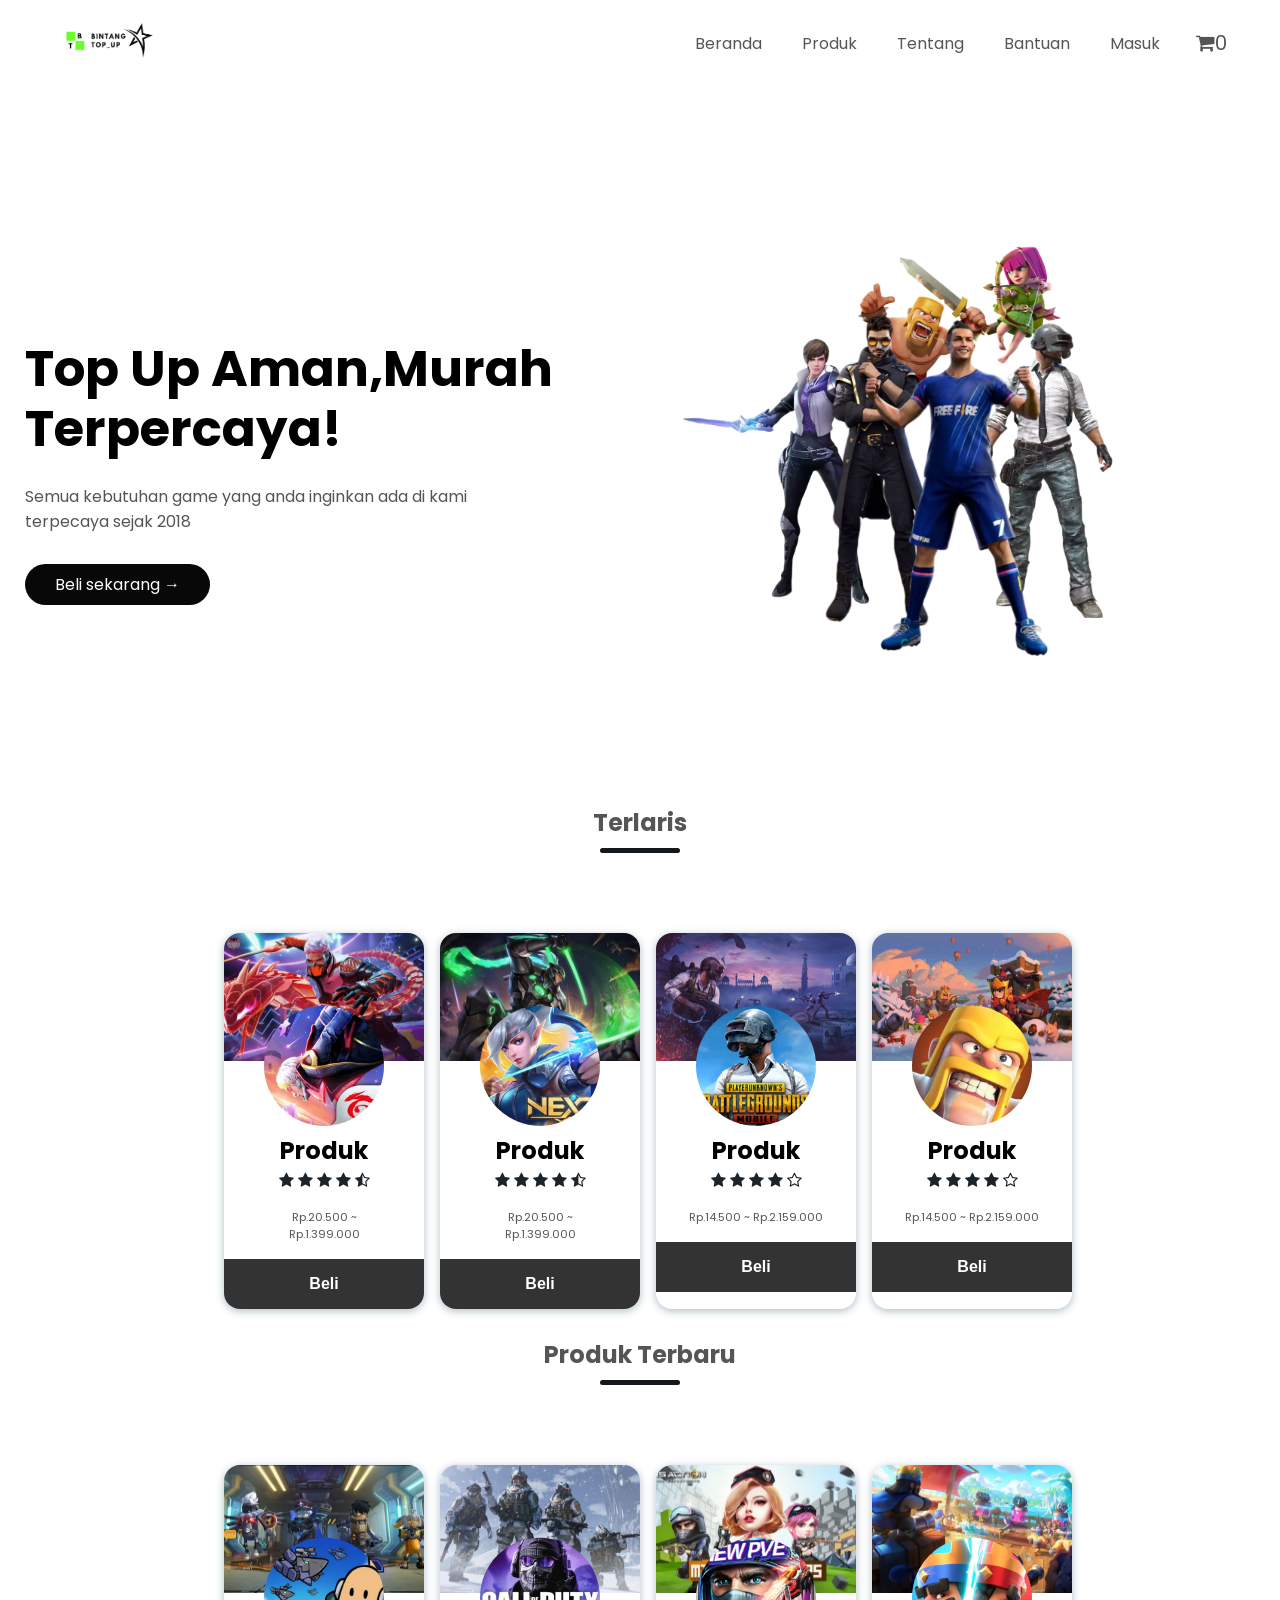
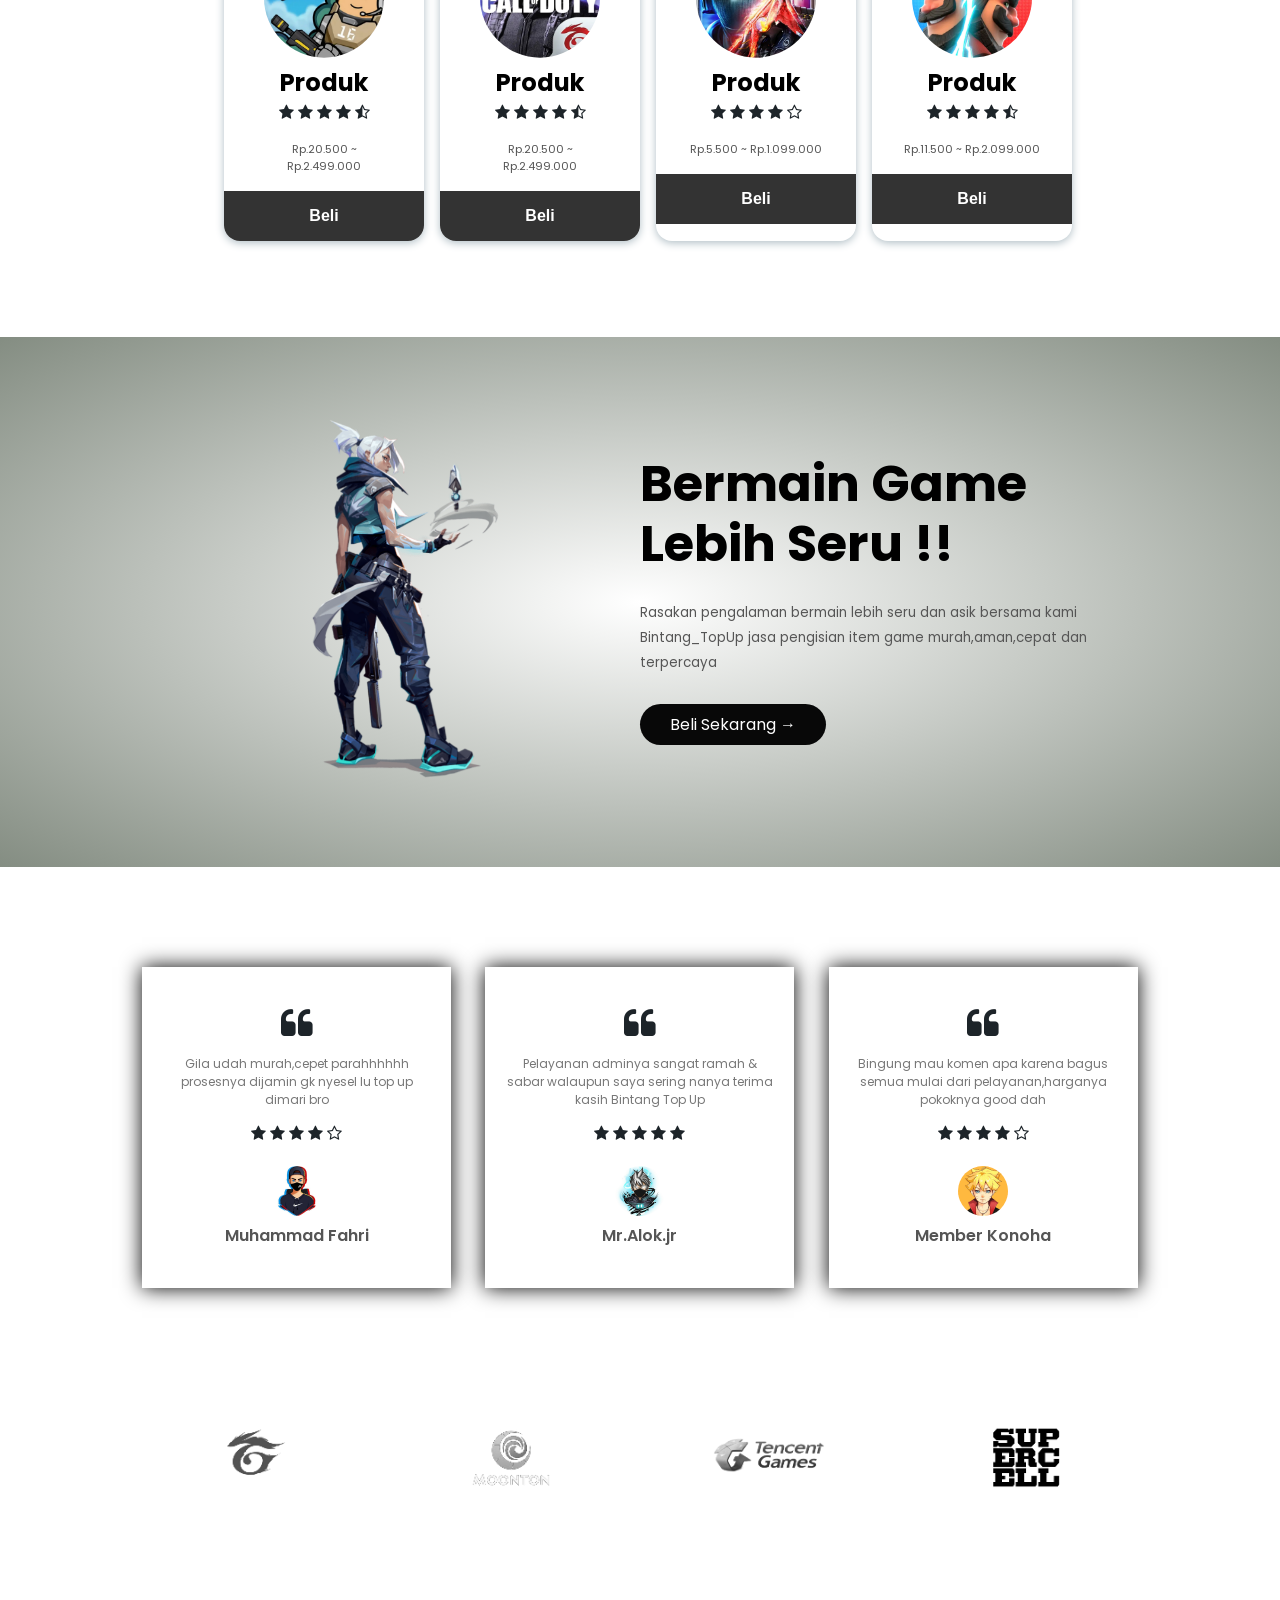
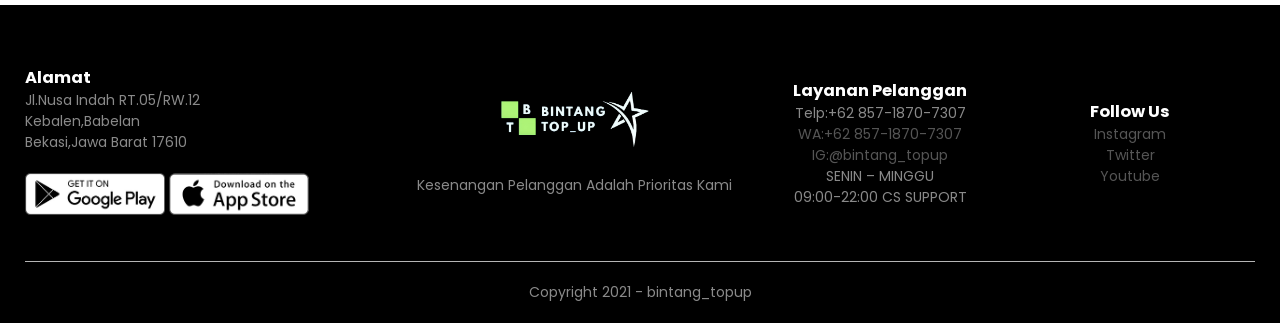
<file: index.html>
<!DOCTYPE html>
<html lang="en">
<head>
    <meta charset="UTF-8">
    <meta name="viewport" content="width=device-width, initial-scale=1.0">
    <title>BintangTopUp</title>
    <link rel="stylesheet" href="style.css">
    <link rel="preconnect" href="https://fonts.googleapis.com">
<link rel="preconnect" href="https://fonts.gstatic.com" crossorigin>
<link href="https://fonts.googleapis.com/css2?family=Poppins:wght@300;400;500;600;700&display=swap" rel="stylesheet">
<link rel="stylesheet" href="https://stackpath.bootstrapcdn.com/font-awesome/4.7.0/css/font-awesome.min.css">
</head>


<body>

    <div class="header">

   <div class="container">
    <div class="navbar">
        
        <div class="logo">
            <a href="../index-sesudah.html"><img src="image/logo.png" width="125px"></a>
        </div>
            <nav>
             <ul id="MenuItems">
                <li><a href="#">Beranda</a></li>
                <li><a href="account.html">Produk</a></li>
                <li><a href="https://www.instagram.com/bintang_topup">Tentang</a></li>
                <li><a href="https://api.whatsapp.com/send?phone=6285718707307">Bantuan</a></li>
                <li><a href="account.html">Masuk</a></li>
             </ul>
            </nav>
            <div class="logo">
            </div>
            <div class="cart__counter">
              <i class="fa fa-shopping-cart"></i><span id="total__counter">0</span>
            </div>
            <div class="cart">
              
            <img src="image/menu.png" class="menu-icon" onclick="menutoggle()"> 
        </div>

        
        </div>

     <div class="row">
        <div class="col-2">
            <h1>Top Up Aman,Murah<br>Terpercaya!</h1>
            <p>Semua kebutuhan game yang anda inginkan ada di kami<br>terpecaya sejak 2018</p>
            <a href="account.html" class="btn">Beli sekarang &#8594</a>
        </div>
         <div class="col-2">
            <img src="image/image1.png" >
         </div>
       </div>
   </div>
</div>


    <!---- featured products ---->
    <h2 class="title">Terlaris</h2>
    <div class="wrapper-flex">
        

        <div class="daftar-produk">
            <img src="image/bg-prk1.jpg" class='banner-img'>
              <img src="image/product-1.jpg" calt='profile image' class="profile-img" width="50px">
              <h1 class="name">Produk</h1>
              <div class="rating">
                <i class="fa fa-star"></i>
                <i class="fa fa-star"></i>
                <i class="fa fa-star"></i>
                <i class="fa fa-star"></i>
                <i class="fa fa-star-half-o"></i>
            </div>
              <p class="description">Rp.20.500 ~ Rp.1.399.000</p>
              <a href="account.html"><button class="tombol">Beli</button></a>
            </div>
            <div class="daftar-produk">
              <img src="image/bg-prk2.jpg" class='banner-img'>
                <img src="image/product-2.jpg" calt='profile image' class="profile-img" width="50px">
                <h1 class="name">Produk</h1>
                <div class="rating">
                  <i class="fa fa-star"></i>
                  <i class="fa fa-star"></i>
                  <i class="fa fa-star"></i>
                  <i class="fa fa-star"></i>
                  <i class="fa fa-star-half-o"></i>
              </div>
                <p class="description">Rp.20.500 ~ Rp.1.399.000</p>
                <a href="account.html"><button class="tombol">Beli</button></a>
              </div>
              <div class="daftar-produk">
                <img src="image/bg-prk3.jpg" class='banner-img'>
                <img src="image/product-3.jpg" calt='profile image' class="profile-img" width="50px">
                <h1 class="name">Produk</h1>
                <div class="rating">
                  <i class="fa fa-star"></i>
                  <i class="fa fa-star"></i>
                  <i class="fa fa-star"></i>
                  <i class="fa fa-star"></i>
                  <i class="fa fa-star-o"></i>
              </div>
                <p class="description">Rp.14.500 ~ Rp.2.159.000</p>
                <a href="account.html"><button class="tombol">Beli</button></a>
              </div>
              <div class="daftar-produk">
                <img src="image/bg-prk4.jpg" class='banner-img'>
                <img src="image/product-4.jpg" calt='profile image' class="profile-img" width="50px">
                <h1 class="name">Produk</h1>
                <div class="rating">
                  <i class="fa fa-star"></i>
                  <i class="fa fa-star"></i>
                  <i class="fa fa-star"></i>
                  <i class="fa fa-star"></i>
                  <i class="fa fa-star-o"></i>
              </div>
                <p class="description">Rp.14.500 ~ Rp.2.159.000</p>
                <a href="account.html"><button class="tombol">Beli</button></a>
              </div>
              
     </div>
   
        <!----Latest Products---->

        
        <h2 class="title">Produk Terbaru</h2>


    <div class="wrapper-flex"> 
        
        <div class="daftar-produk">
            <img src="image/bg-prk5.jpg" class='banner-img'>
            <img src="image/product-5.jpg" calt='profile image' class="profile-img" width="50px">
            <h1 class="name">Produk</h1>
            <div class="rating">
              <i class="fa fa-star"></i>
              <i class="fa fa-star"></i>
              <i class="fa fa-star"></i>
              <i class="fa fa-star"></i>
              <i class="fa fa-star-half-o"></i>
          </div>
            <p class="description">Rp.20.500 ~ Rp.2.499.000</p>
            <a href="account.html"><button class="tombol">Beli</button></a>
          </div>
          <div class="daftar-produk">
            <img src="image/bg-prk6.jpg" class='banner-img'>
            <img src="image/product-6.jpg" calt='profile image' class="profile-img" width="50px">
            <h1 class="name">Produk</h1>
            <div class="rating">
              <i class="fa fa-star"></i>
              <i class="fa fa-star"></i>
              <i class="fa fa-star"></i>
              <i class="fa fa-star"></i>
              <i class="fa fa-star-half-o"></i>
          </div>
          <p class="description">Rp.20.500 ~ Rp.2.499.000</p>
          <a href="account.html"><button class="tombol">Beli</button></a>
        </div>
          <div class="daftar-produk">
            <img src="image/bg-prk7.jpg" class='banner-img'>
            <img src="image/product-7.jpg" calt='profile image' class="profile-img" width="50px">
            <h1 class="name">Produk</h1>
            <div class="rating">
              <i class="fa fa-star"></i>
              <i class="fa fa-star"></i>
              <i class="fa fa-star"></i>
              <i class="fa fa-star"></i>
              <i class="fa fa-star-o"></i>
          </div>
            <p class="description">Rp.5.500 ~ Rp.1.099.000</p>
            <a href="account.html"><button class="tombol">Beli</button></a>
          </div>
          <div class="daftar-produk">
            <img src="image/bg-prk8.jpg" class='banner-img'>
            <img src="image/product-8.jpg" calt='profile image' class="profile-img" width="50px">
            <h1 class="name">Produk</h1>
            <div class="rating">
              <i class="fa fa-star"></i>
              <i class="fa fa-star"></i>
              <i class="fa fa-star"></i>
              <i class="fa fa-star"></i>
              <i class="fa fa-star-half-o"></i>
          </div>
            <p class="description">Rp.11.500 ~ Rp.2.099.000</p>
            <a href="account.html"><button class="tombol">Beli</button></a>
          </div>
         
    </div>
      
        
    
 <!--- offer ---->
    <div class="offer">
        <div class="small-container">
            <div class="row">
                <div class="col-2">
                    <img src="image/exclusive.png" class="offer-img">
                </div>
                <div class="col-2">
                    <h1>Bermain Game Lebih Seru !!</h1>
                    <small>Rasakan pengalaman bermain lebih seru dan asik bersama kami Bintang_TopUp jasa pengisian item game murah,aman,cepat dan</small>
                    <p><small>terpercaya</small></p>
                    <a href="" class="btn">Beli Sekarang &#8594</a>
                </div>
            </div>
        </div>
    </div>

<!----testimonial -------->

<div class="testimonial">
    <div class="small-container">
        <div class="row">
            <div class="col-3">
                <i class="fa fa-quote-left"></i>
                <p>Gila udah murah,cepet parahhhhhh prosesnya dijamin gk nyesel lu top up dimari bro</p>
                <div class="rating">
                    <i class="fa fa-star"></i>
                    <i class="fa fa-star"></i>
                    <i class="fa fa-star"></i>
                    <i class="fa fa-star"></i>
                    <i class="fa fa-star-o"></i>
                </div>
                <img src="image/user-1.png">
                <h3>Muhammad Fahri</Mr></h3>
            </div>
            <div class="col-3">
                <i class="fa fa-quote-left"></i>
                <p>Pelayanan adminya sangat ramah & sabar walaupun saya sering nanya terima kasih Bintang Top Up</p>
                <div class="rating">
                    <i class="fa fa-star"></i>
                    <i class="fa fa-star"></i>
                    <i class="fa fa-star"></i>
                    <i class="fa fa-star"></i>
                    <i class="fa fa-star"></i>
                </div>
                <img src="image/user-2.png">
                <h3>Mr.Alok.jr</h3>
            </div>
            <div class="col-3">
                <i class="fa fa-quote-left"></i>
                <p>Bingung mau komen apa karena bagus semua mulai dari pelayanan,harganya pokoknya good dah</p>
                <div class="rating">
                    <i class="fa fa-star"></i>
                    <i class="fa fa-star"></i>
                    <i class="fa fa-star"></i>
                    <i class="fa fa-star"></i>
                    <i class="fa fa-star-o"></i>
                </div>
                <img src="image/user-3.png">
                <h3>Member Konoha</h3>
            </div>
        </div>
    </div>
</div>

<!--------brands------>
<div class="brands">
    <div class="small-container">
        <div class="row">
            <div class="col-5">
                <img src="image/logo-garena.png">
            </div>
            <div class="col-5">
                <img src="image/logo-moonton.png">
            </div>
            <div class="col-5">
                <img src="image/logo-tencent.png">
            </div>
            <div class="col-5">
                <img src="image/logo-supercell.png">
            </div>
            <!--foto logo-->
        </div>
    </div>
</div>

<!-------footer------>
<div class="footer">
    <div class="container">
        <div class="row">
            <div class="footer-col-1">
                <h3>Alamat</h3>
                <p>Jl.Nusa Indah RT.05/RW.12 <br>Kebalen,Babelan<br>Bekasi,Jawa Barat 17610 </p>
                <div class="app-logo">
                    <img src="image/play-store.png">
                    <img src="image/app-store.png">
                </div>
            </div>
            <div class="footer-col-2">
                <img src="image/logo-white.png" >
                <p>Kesenangan Pelanggan Adalah Prioritas Kami</p>
            </div>
            <div class="footer-col-3">
                <h3>Layanan Pelanggan</h3>
                <ul>
                    <li>Telp:+62 857-1870-7307</li>
                    <li><a href="https://api.whatsapp.com/send?phone=6285718707307"><li>WA:+62 857-1870-7307</li></a></li>
                    <li><a href="https://www.instagram.com/bintang_topup/"><li>IG:@bintang_topup</li></a></li>
                    <li>SENIN – MINGGU
                    <br>09:00-22:00 CS SUPPORT</li>
                </ul>
            </div>
            <div class="footer-col-4">
                <h3>Follow Us</h3>
                <ul>
                    <a href="https://www.instagram.com/bintang_topup/"><li>Instagram</li></a>
                    <a href="https://twitter.com/login?lang=id"><li>Twitter</li></a>
                    <a href="https://www.youtube.com/"><li>Youtube</li></a>
                </ul>
            </div>
        </div>
        <hr>
        <p class="Copyrigh">Copyright 2021 - bintang_topup</p>
    </div>
</div>

<!--js for toggle menu-->
<script>
    var MenuItems= document.getElementById("MenuItems");
    MenuItems.style.maxHeight = "0px";
    function menutoggle(){
            if(MenuItems.style.maxHeight == "0px")
        {
            MenuItems.style.maxHeight = "200px";
        }
    else   
        {   
            MenuItems.style.maxHeight = "0px";
        }
    
    }
</script>

</body>
</html>
</file>
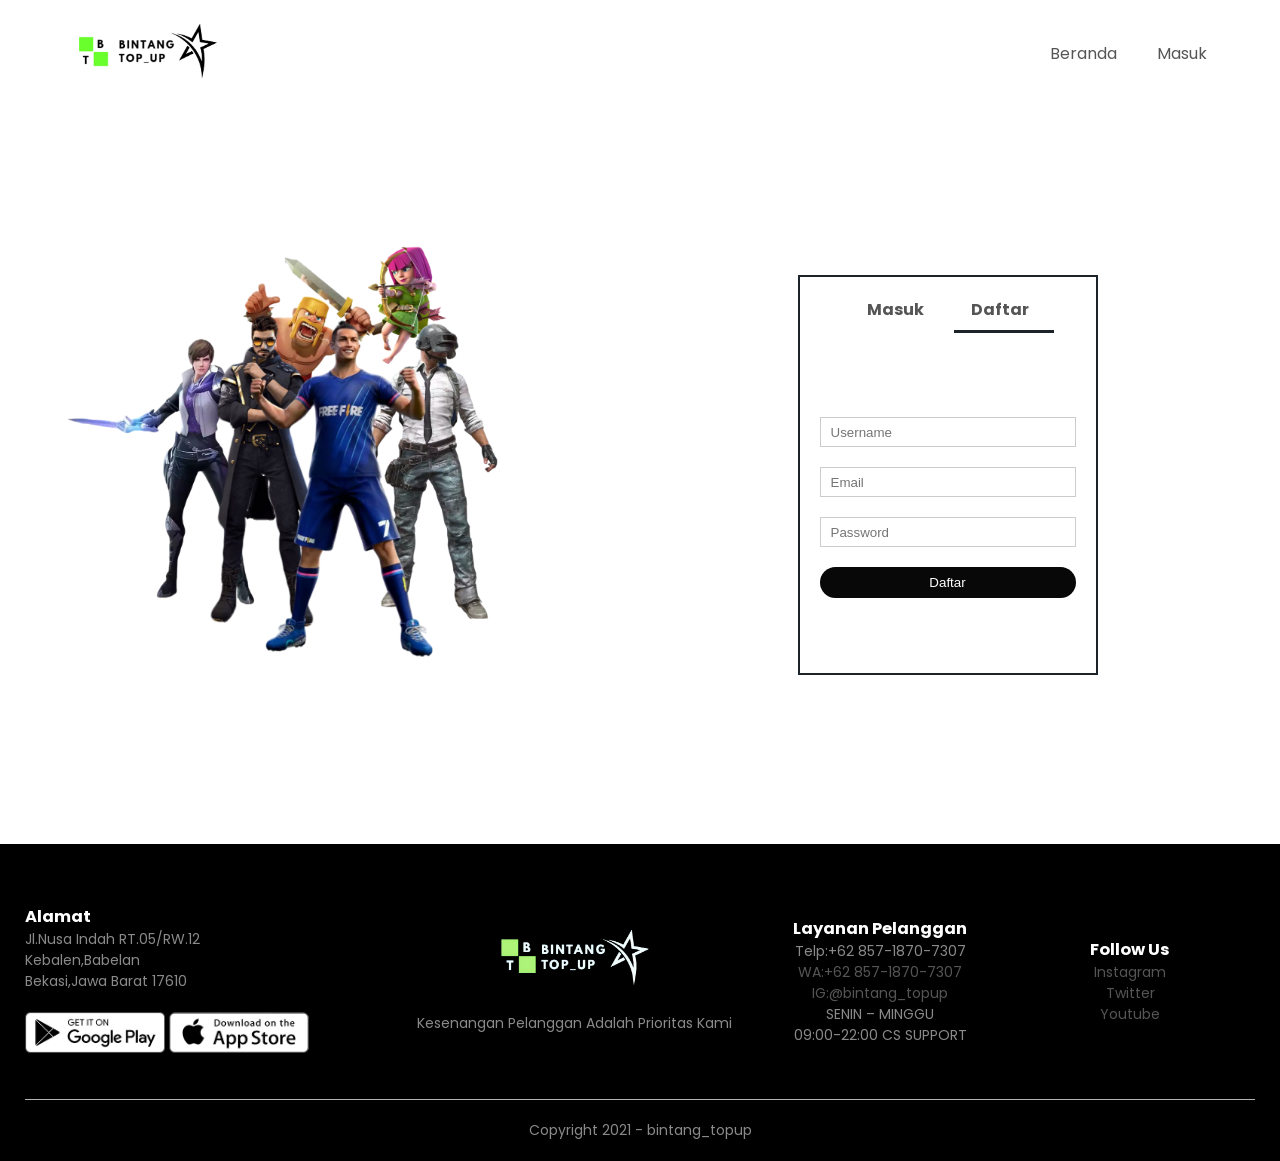
<file: account.html>
<!DOCTYPE html>
<html lang="en">
<head>
    <meta charset="UTF-8">
    <meta name="viewport" content="width=device-width, initial-scale=1.0">
    <title>Login-Bintang_Topup </title>
    <link rel="stylesheet" href="style.css">
    <link rel="preconnect" href="https://fonts.googleapis.com">
<link rel="preconnect" href="https://fonts.gstatic.com" crossorigin>
<link href="https://fonts.googleapis.com/css2?family=Poppins:wght@300;400;500;600;700&display=swap" rel="stylesheet">
<link rel="stylesheet" href="https://stackpath.bootstrapcdn.com/font-awesome/4.7.0/css/font-awesome.min.css">
</head>


<body>


   <div class="container">
    <div class="navbar">
        <div class="logo">
            <a href="index.html"><img src="image/logo.png" width="200px"></a>
        </div>
            <nav>
             <ul id="MenuItems">
                <li><a href="index.html">Beranda</a></li>
                <li><a href="account.html">Masuk</a></li>
             </ul>
            </nav>
            
            <img src="image/menu.png" class="menu-icon" onclick="menutoggle()"> 
        </div>
      </div>

<!-----account-page-->
<div class="account-page">
    <div class="container">
        <div class="row">
            <div class="col-2">
                <img src="image/image1.png" width="100%">
            </div>

            <div class="col-2">
                <div class="form-container">
                    <div class="form-btn">
                        <span onclick="login()">Masuk</span>
                        <span onclick="register()">Daftar</span>
                        <hr id="Indicator">
                    </div>

                    <form id="LoginForm">
                        <input type="text" placeholder="Username">
                        <input type="password" placeholder="Password">
                        <a href="index-sesudah.html" class="btn">Masuk</a>
                        <a href="">Lupa Password</a>
                    </form>

                    <form id="RegForm">
                        <input type="text" placeholder="Username">
                        <input type="email" placeholder="Email">
                        <input type="password" placeholder="Password">
                        <button type="submit" class="btn">Daftar</button>
                    </form>

                </div>
            </div>
        </div>
    </div>
</div>

<!-------footer------>
<div class="footer">
    <div class="container">
        <div class="row">
            <div class="footer-col-1">
                <h3>Alamat</h3>
                <p>Jl.Nusa Indah RT.05/RW.12 <br>Kebalen,Babelan<br>Bekasi,Jawa Barat 17610 </p>
                <div class="app-logo">
                    <img src="image/play-store.png">
                    <img src="image/app-store.png">
                </div>
            </div>
            <div class="footer-col-2">
                <img src="image/logo-white.png" >
                <p>Kesenangan Pelanggan Adalah Prioritas Kami</p>
            </div>
            <div class="footer-col-3">
                <h3>Layanan Pelanggan</h3>
                <ul>
                    <li>Telp:+62 857-1870-7307</li>
                    <li><a href="https://api.whatsapp.com/send?phone=6285718707307"><li>WA:+62 857-1870-7307</li></a></li>
                    <li><a href="https://www.instagram.com/bintang_topup/"><li>IG:@bintang_topup</li></a></li>
                    <li>SENIN – MINGGU
                    <br>09:00-22:00 CS SUPPORT</li>
                </ul>
            </div>
            <div class="footer-col-4">
                <h3>Follow Us</h3>
                <ul>
                    <a href="https://www.instagram.com/bintang_topup/"><li>Instagram</li></a>
                    <a href="https://twitter.com/login?lang=id"><li>Twitter</li></a>
                    <a href="https://www.youtube.com/"><li>Youtube</li></a>
                </ul>
            </div>
        </div>
        <hr>
        <p class="Copyrigh">Copyright 2021 - bintang_topup</p>
    </div>
</div>

<!--js for toggle menu-->
<script>
    var MenuItems= document.getElementById("MenuItems");
    MenuItems.style.maxHeight = "0px";
    function menutoggle(){
            if(MenuItems.style.maxHeight == "0px")
        {
            MenuItems.style.maxHeight = "200px";
        }
    else   
        {   
            MenuItems.style.maxHeight = "0px";
        }
    
    }
</script>

<!--js untuk fromnya--->


<script>

    var LoginForm = document.getElementById("LoginForm");
    var RegForm = document.getElementById("RegForm");
    var Indicator= document.getElementById("Indicator");

    function register(){

        RegForm.style.transform = "translateX(0px)"
        LoginForm.style.transform = "translateX(0px)"
        Indicator.style.transform = "translateX(100px)"
    
    }

    function login(){
        
        RegForm.style.transform = "translateX(300px)"
        LoginForm.style.transform = "translateX(300px)"
        Indicator.style.transform = "translateX(0px)"
    }
    
</script>





















</body>
</html>
</file>
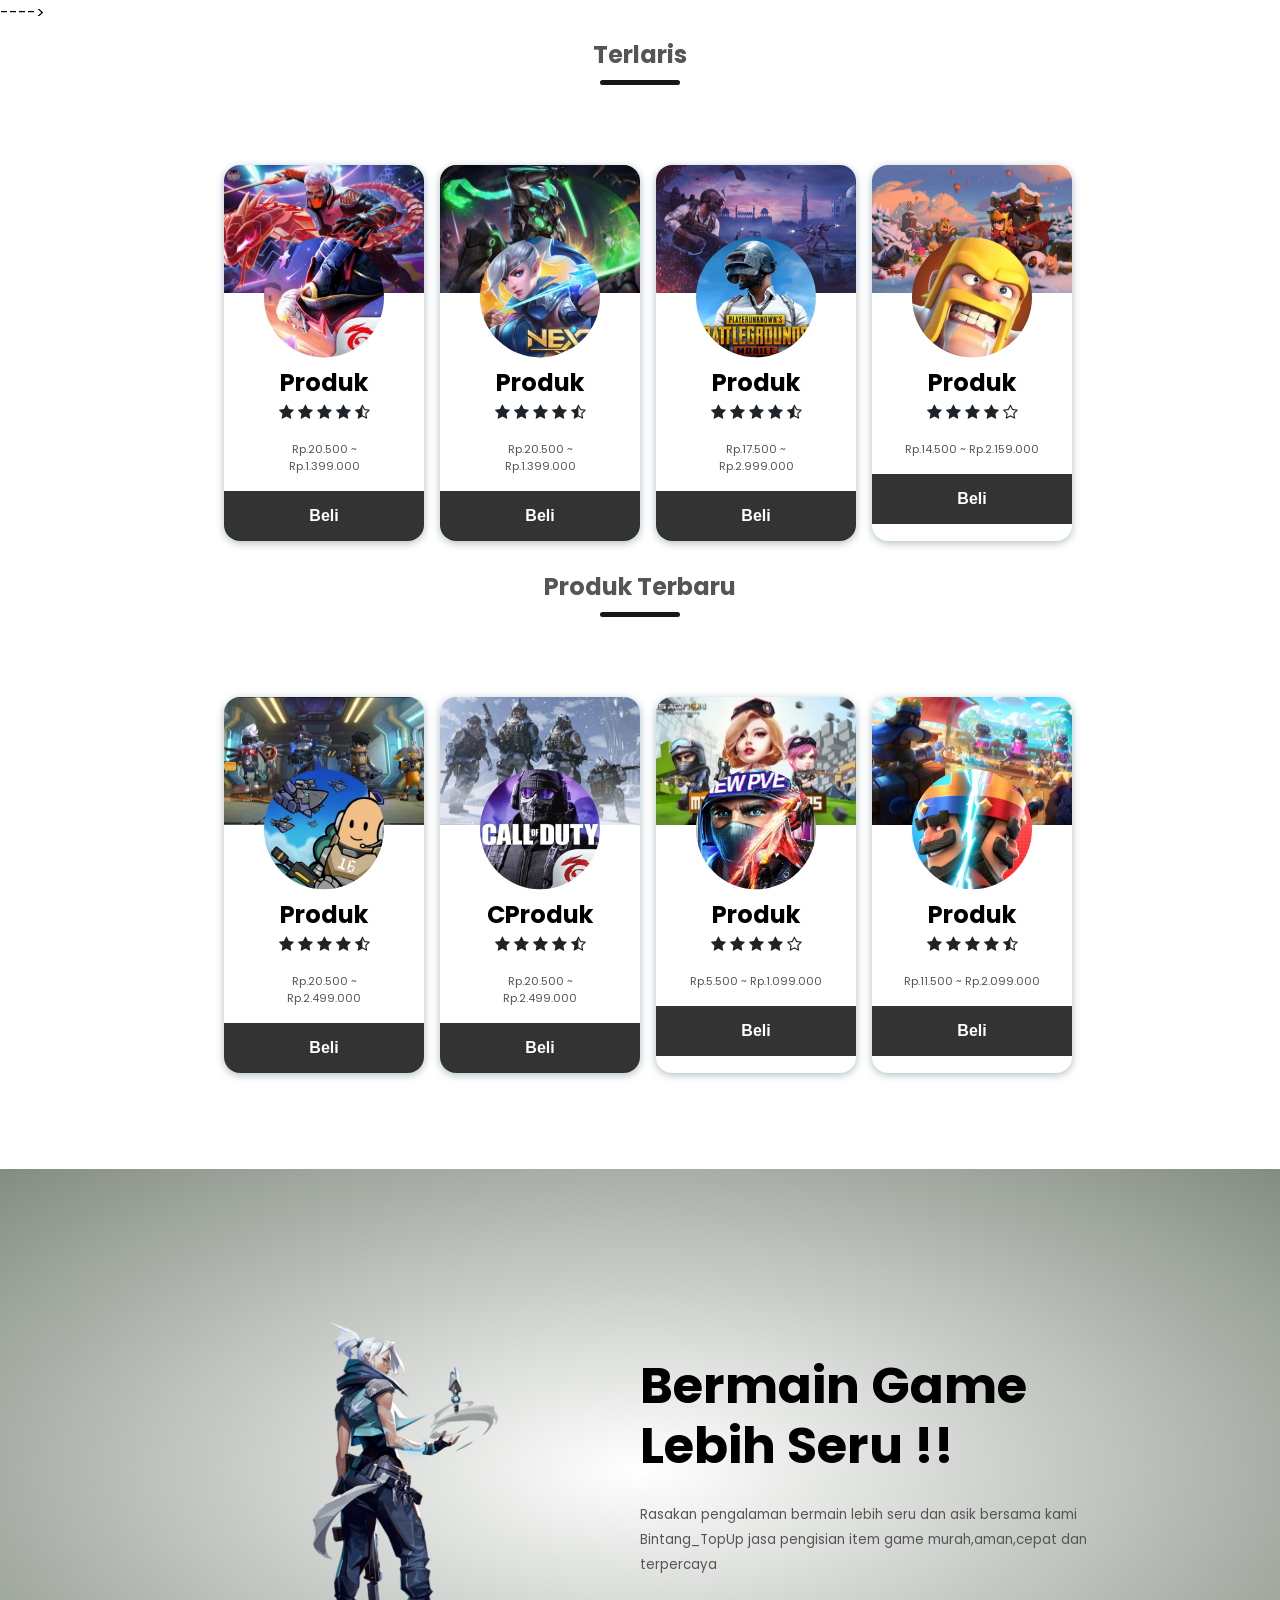
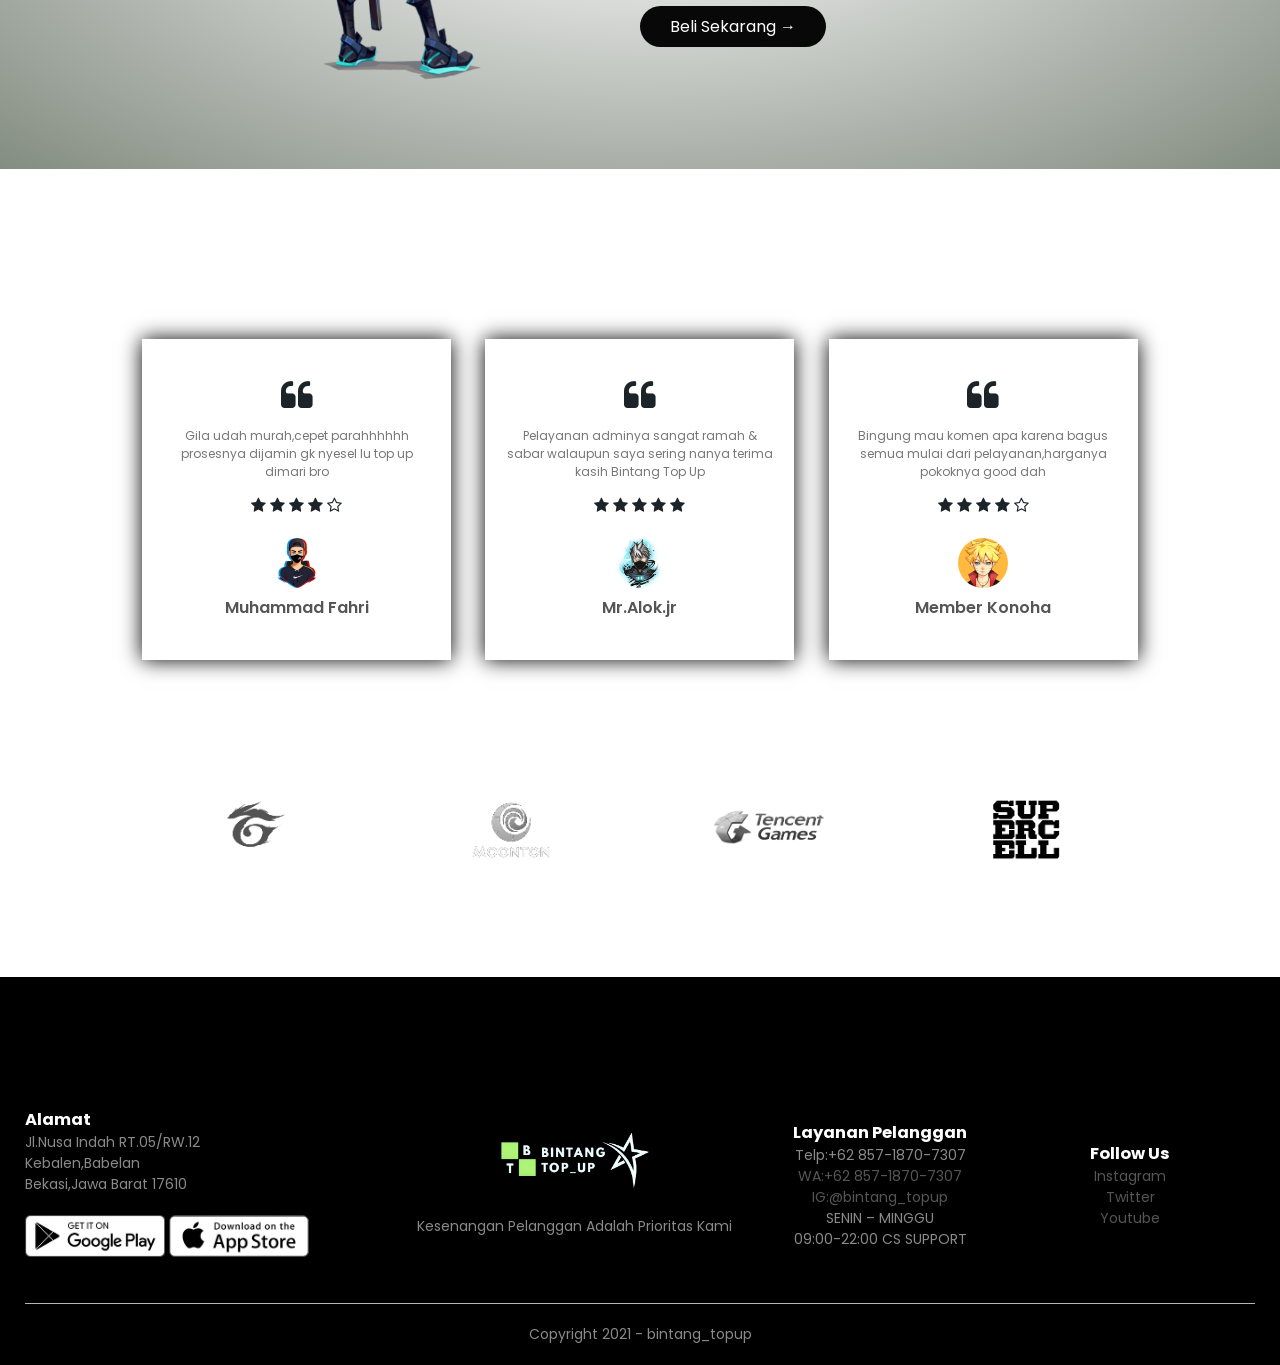
<file: index-sesudah.html>
<!DOCTYPE html>
<html lang="en">
<head>
    <meta charset="UTF-8">
    <meta name="viewport" content="width=device-width, initial-scale=1.0">
    <title>BintangTopUp</title>
    <link rel="stylesheet" href="style.css">
    <link rel="preconnect" href="https://fonts.googleapis.com">
<link rel="preconnect" href="https://fonts.gstatic.com" crossorigin>
<link href="https://fonts.googleapis.com/css2?family=Poppins:wght@300;400;500;600;700&display=swap" rel="stylesheet">
<link rel="stylesheet" href="https://stackpath.bootstrapcdn.com/font-awesome/4.7.0/css/font-awesome.min.css">
</head>


<body>
<div class="header">
   <div class="container">

</div>---->

    <!---- featured products ---->
    <h2 class="title">Terlaris</h2>
    <div class="wrapper-flex">

        <div class="daftar-produk">
            <img src="image/bg-prk1.jpg" class='banner-img'>
              <img src="image/product-1.jpg" calt='profile image' class="profile-img" width="50px">
              <h1 class="name">Produk</h1>
              <div class="rating">
                <i class="fa fa-star"></i>
                <i class="fa fa-star"></i>
                <i class="fa fa-star"></i>
                <i class="fa fa-star"></i>
                <i class="fa fa-star-half-o"></i>
            </div>
              <p class="description">Rp.20.500 ~ Rp.1.399.000</p>
              <a href="product/mobile-product.html"><button class="tombol">Beli</button></a>
            </div>
            <div class="daftar-produk">
              <img src="image/bg-prk2.jpg" class='banner-img'>
                <img src="image/product-2.jpg" calt='profile image' class="profile-img" width="50px">
                <h1 class="name">Produk</h1>
                <div class="rating">
                  <i class="fa fa-star"></i>
                  <i class="fa fa-star"></i>
                  <i class="fa fa-star"></i>
                  <i class="fa fa-star"></i>
                  <i class="fa fa-star-half-o"></i>
              </div>
                <p class="description">Rp.20.500 ~ Rp.1.399.000</p>
                <a href="product/mobile-product.html"><button class="tombol">Beli</button></a>
              </div>
              <div class="daftar-produk">
                <img src="image/bg-prk3.jpg" class='banner-img'>
                <img src="image/product-3.jpg" calt='profile image' class="profile-img" width="50px">
                <h1 class="name">Produk</h1>
                <div class="rating">
                  <i class="fa fa-star"></i>
                  <i class="fa fa-star"></i>
                  <i class="fa fa-star"></i>
                  <i class="fa fa-star"></i>
                  <i class="fa fa-star-half-o"></i>
              </div>
                <p class="description">Rp.17.500 ~ Rp.2.999.000</p>
                <button class='tombol'>Beli</button>
              </div>
              <div class="daftar-produk">
                <img src="image/bg-prk4.jpg" class='banner-img'>
                <img src="image/product-4.jpg" calt='profile image' class="profile-img" width="50px">
                <h1 class="name">Produk</h1>
                <div class="rating">
                  <i class="fa fa-star"></i>
                  <i class="fa fa-star"></i>
                  <i class="fa fa-star"></i>
                  <i class="fa fa-star"></i>
                  <i class="fa fa-star-o"></i>
              </div>
                <p class="description">Rp.14.500 ~ Rp.2.159.000</p>
                <a href="product/mobile-product.html"><button class="tombol">Beli</button></a>
              </div>

    </div>
        <!----Latest Products---->

        <h2 class="title">Produk Terbaru</h2>
        <div class="wrapper-flex"> 
        
            <div class="daftar-produk">
                <img src="image/bg-prk5.jpg" class='banner-img'>
                <img src="image/product-5.jpg" calt='profile image' class="profile-img" width="50px">
                <h1 class="name">Produk</h1>
                <div class="rating">
                  <i class="fa fa-star"></i>
                  <i class="fa fa-star"></i>
                  <i class="fa fa-star"></i>
                  <i class="fa fa-star"></i>
                  <i class="fa fa-star-half-o"></i>
              </div>
                <p class="description">Rp.20.500 ~ Rp.2.499.000</p>
                <a href="product/mobile-product.html"><button class="tombol">Beli</button></a>
              </div>
              <div class="daftar-produk">
                <img src="image/bg-prk6.jpg" class='banner-img'>
                <img src="image/product-6.jpg" calt='profile image' class="profile-img" width="50px">
                <h1 class="name">CProduk</h1>
                <div class="rating">
                  <i class="fa fa-star"></i>
                  <i class="fa fa-star"></i>
                  <i class="fa fa-star"></i>
                  <i class="fa fa-star"></i>
                  <i class="fa fa-star-half-o"></i>
              </div>
                <p class="description">Rp.20.500 ~ Rp.2.499.000</p>
                <a href="product/mobile-product.html"><button class="tombol">Beli</button></a>
            </div>
              <div class="daftar-produk">
                <img src="image/bg-prk7.jpg" class='banner-img'>
                <img src="image/product-7.jpg" calt='profile image' class="profile-img" width="50px">
                <h1 class="name">Produk</h1>
                <div class="rating">
                  <i class="fa fa-star"></i>
                  <i class="fa fa-star"></i>
                  <i class="fa fa-star"></i>
                  <i class="fa fa-star"></i>
                  <i class="fa fa-star-o"></i>
              </div>
                <p class="description">Rp.5.500 ~ Rp.1.099.000</p>
                <a href="product/mobile-product.html"><button class="tombol">Beli</button></a>
              </div>
              <div class="daftar-produk">
                <img src="image/bg-prk8.jpg" class='banner-img'>
                <img src="image/product-8.jpg" calt='profile image' class="profile-img" width="50px">
                <h1 class="name">Produk</h1>
                <div class="rating">
                  <i class="fa fa-star"></i>
                  <i class="fa fa-star"></i>
                  <i class="fa fa-star"></i>
                  <i class="fa fa-star"></i>
                  <i class="fa fa-star-half-o"></i>
              </div>
                <p class="description">Rp.11.500 ~ Rp.2.099.000</p>
                <a href="product/mobile-product.html"><button class="tombol">Beli</button></a>
              </div>
             
        </div>
    
 <!--- offer ---->
    <div class="offer">
        <div class="small-container">
            <div class="row">
                <div class="col-2">
                    <img src="image/exclusive.png" class="offer-img">
                </div>
                <div class="col-2">
                    <h1>Bermain Game Lebih Seru !!</h1>
                    <small>Rasakan pengalaman bermain lebih seru dan asik bersama kami Bintang_TopUp jasa pengisian item game murah,aman,cepat dan</small>
                    <p><small>terpercaya</small></p>
                    <a href="" class="btn">Beli Sekarang &#8594</a>
                </div>
            </div>
        </div>
    </div>

<!----testimonial -------->

<div class="testimonial">
    <div class="small-container">
        <div class="row">
            <div class="col-3">
                <i class="fa fa-quote-left"></i>
                <p>Gila udah murah,cepet parahhhhhh prosesnya dijamin gk nyesel lu top up dimari bro</p>
                <div class="rating">
                    <i class="fa fa-star"></i>
                    <i class="fa fa-star"></i>
                    <i class="fa fa-star"></i>
                    <i class="fa fa-star"></i>
                    <i class="fa fa-star-o"></i>
                </div>
                <img src="image/user-1.png">
                <h3>Muhammad Fahri</Mr></h3>
            </div>
            <div class="col-3">
                <i class="fa fa-quote-left"></i>
                <p>Pelayanan adminya sangat ramah & sabar walaupun saya sering nanya terima kasih Bintang Top Up</p>
                <div class="rating">
                    <i class="fa fa-star"></i>
                    <i class="fa fa-star"></i>
                    <i class="fa fa-star"></i>
                    <i class="fa fa-star"></i>
                    <i class="fa fa-star"></i>
                </div>
                <img src="image/user-2.png">
                <h3>Mr.Alok.jr</h3>
            </div>
            <div class="col-3">
                <i class="fa fa-quote-left"></i>
                <p>Bingung mau komen apa karena bagus semua mulai dari pelayanan,harganya pokoknya good dah</p>
                <div class="rating">
                    <i class="fa fa-star"></i>
                    <i class="fa fa-star"></i>
                    <i class="fa fa-star"></i>
                    <i class="fa fa-star"></i>
                    <i class="fa fa-star-o"></i>
                </div>
                <img src="image/user-3.png">
                <h3>Member Konoha</h3>
            </div>
        </div>
    </div>
</div>

<!--------brands------>
<div class="brands">
    <div class="small-container">
        <div class="row">
            <div class="col-5">
                <img src="image/logo-garena.png">
            </div>
            <div class="col-5">
                <img src="image/logo-moonton.png">
            </div>
            <div class="col-5">
                <img src="image/logo-tencent.png">
            </div>
            <div class="col-5">
                <img src="image/logo-supercell.png">
            </div>
            <!--foto logo-->
        </div>
    </div>
</div>

<!-------footer------>
<div class="footer">
    <div class="container">
        <div class="row">
            <div class="footer-col-1">
                <h3>Alamat</h3>
                <p>Jl.Nusa Indah RT.05/RW.12 <br>Kebalen,Babelan<br>Bekasi,Jawa Barat 17610 </p>
                <div class="app-logo">
                    <img src="image/play-store.png">
                    <img src="image/app-store.png">
                </div>
            </div>
            <div class="footer-col-2">
                <img src="image/logo-white.png" >
                <p>Kesenangan Pelanggan Adalah Prioritas Kami</p>
            </div>
            <div class="footer-col-3">
                <h3>Layanan Pelanggan</h3>
                <ul>
                    <li>Telp:+62 857-1870-7307</li>
                    <li><a href="https://api.whatsapp.com/send?phone=6285718707307"><li>WA:+62 857-1870-7307</li></a></li>
                    <li><a href="https://www.instagram.com/bintang_topup/"><li>IG:@bintang_topup</li></a></li>
                    <li>SENIN – MINGGU
                    <br>09:00-22:00 CS SUPPORT</li>
                </ul>
            </div>
            <div class="footer-col-4">
                <h3>Follow Us</h3>
                <ul>
                    <a href="https://www.instagram.com/bintang_topup/"><li>Instagram</li></a>
                    <a href="https://twitter.com/login?lang=id"><li>Twitter</li></a>
                    <a href="https://www.youtube.com/"><li>Youtube</li></a>
                </ul>
            </div>
        </div>
        <hr>
        <p class="Copyrigh">Copyright 2021 - bintang_topup</p>
    </div>
</div>

<!--js for toggle menu-->
<script>
    var MenuItems= document.getElementById("MenuItems");
    MenuItems.style.maxHeight = "0px";
    function menutoggle(){
            if(MenuItems.style.maxHeight == "0px")
        {
            MenuItems.style.maxHeight = "200px";
        }
    else   
        {   
            MenuItems.style.maxHeight = "0px";
        }
    
    }
</script>

</body>
</html>
</file>
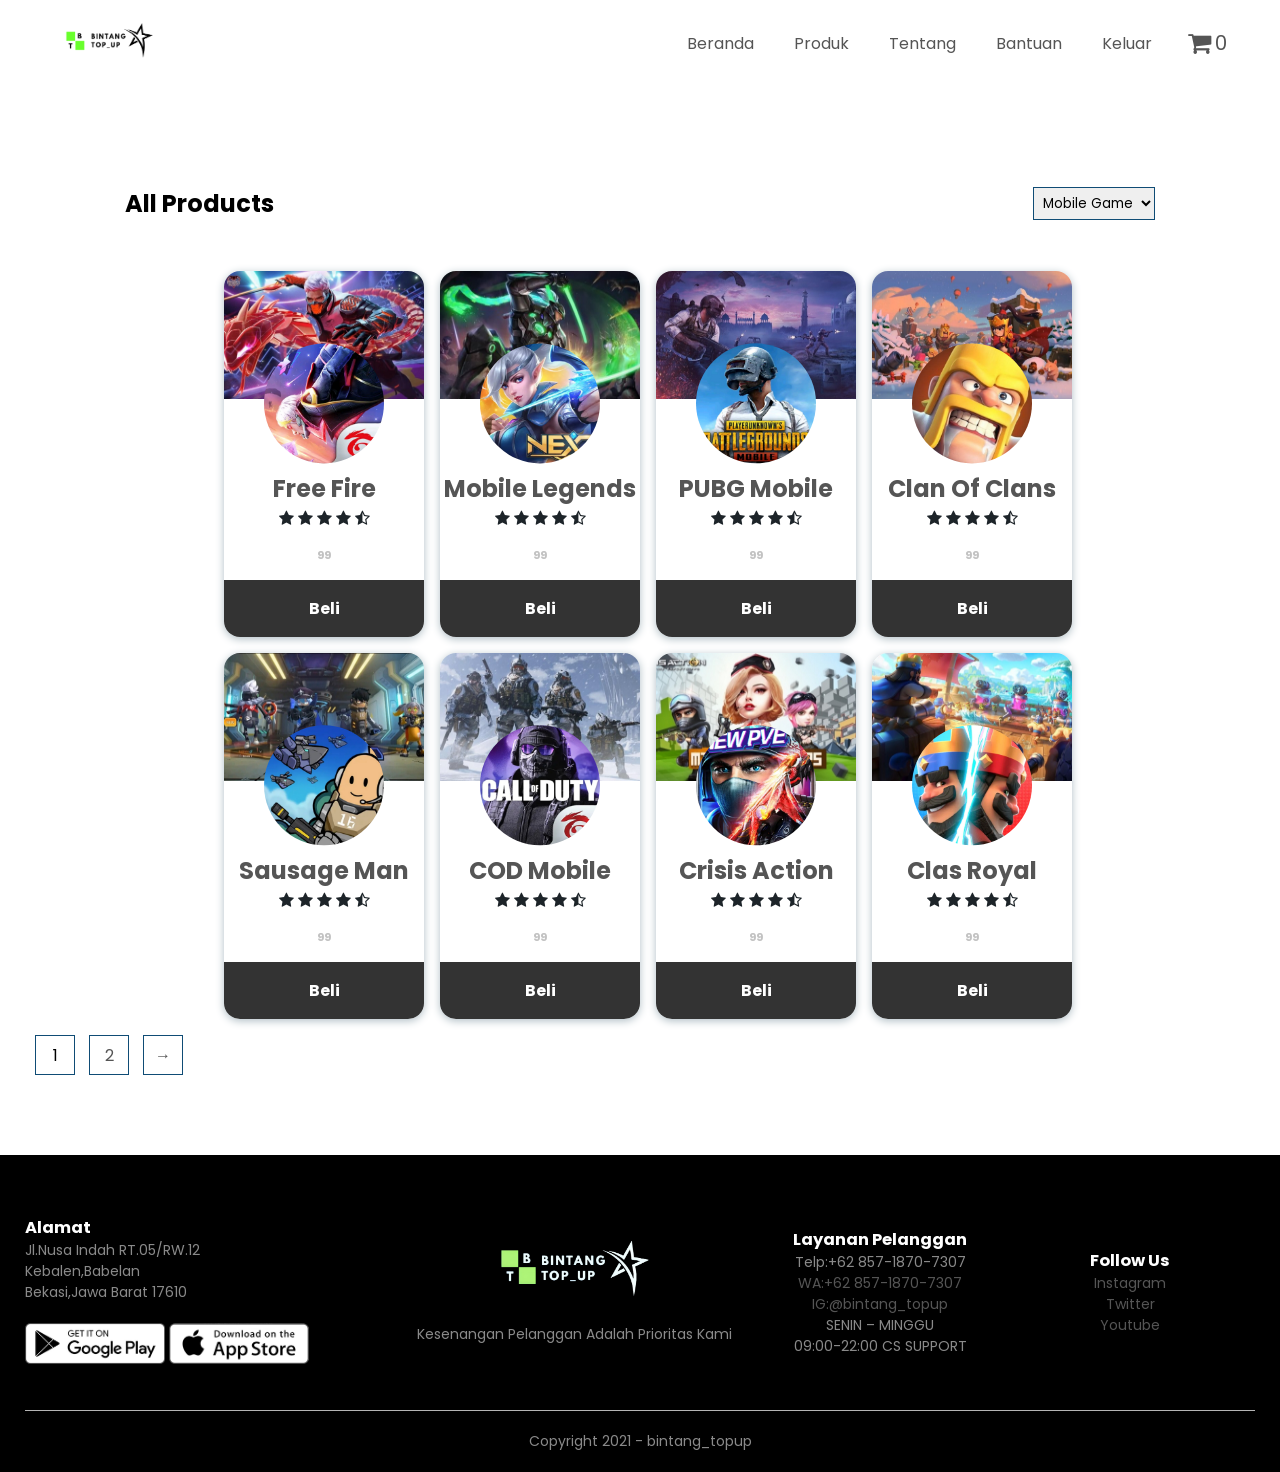
<file: product/mobile-product.html>
<!DOCTYPE html>
<html lang="en">
<head>
    <meta charset="UTF-8">
    <meta name="viewport" content="width=device-width, initial-scale=1.0">
    <title>Mobile Game-BintangTopUp</title>
    <link rel="stylesheet" href="style.css">
    <link rel="preconnect" href="https://fonts.googleapis.com">
<link rel="preconnect" href="https://fonts.gstatic.com" crossorigin>
<link rel="preconnect" href="https://fonts.googleapis.com">
<link rel="preconnect" href="https://fonts.gstatic.com" crossorigin>
<link href="https://fonts.googleapis.com/css2?family=Poppins:wght@200;300;400;500;600;700&display=swap" rel="stylesheet">
<link rel="stylesheet" href="https://stackpath.bootstrapcdn.com/font-awesome/4.7.0/css/font-awesome.min.css">
</head>

<body>
  
  

    <div class="container">
      <div class="navbar">
        <div class="logo">
            <a href="../index-sesudah.html"><img src="../image/logo.png" width="125px"></a>
        </div>
            <nav>
             <ul id="MenuItems">
                <li><a href="../index-sesudah.html">Beranda</a></li>
                <li><a href="#">Produk</a></li>
                <li><a href="https://www.instagram.com/bintang_topup">Tentang</a></li>
                <li><a href="https://api.whatsapp.com/send?phone=6285718707307">Bantuan</a></li>
                <li><a href="../account.html">Keluar</a></li>
             </ul>
            </nav>
            <div class="logo">
            </div>
            <div class="cart__counter">
              <i class="fa fa-shopping-cart"></i><span id="total__counter">0</span>
            </div>
            <div class="cart">
              <div class="cart__items">
                  <div class="check_out"><h4>Total : Rp</h4><h4 class="total__cost">0</h4><button class="btn check_out_btn">Checkout</button> </div>
              </div>
            <img src="../image/menu.png" class="menu-icon" onclick="menutoggle()"> 
        </div>
        </div>

        <div class="small-container">

        <div class="row2 row-2">
          <h2>All Products</h2>
          
          <form name="menu">
            <select name="menuItem" id="menuItem">
              <option>Mobile Game</option>
              <option value="pc-product.html">PC Game</option>
          </select>
        </form>

         
      </div>
<!------Daftar Produk------>
      <div class="products">

        
        <div class="product__element">
          <input type="hidden" name="" id="product__id" value="1" />
          <img src="../image/bg-prk1.jpg" class='banner-img'>
          <img src="../image/product-1.jpg" calt='profile image' class="profile-img" width="50px" alt="" srcset="" id="image" />
          <p class="product__name">Free Fire</p>
          <div class="rating">
            <i class="fa fa-star"></i>
            <i class="fa fa-star"></i>
            <i class="fa fa-star"></i>
            <i class="fa fa-star"></i>
            <i class="fa fa-star-half-o"></i>
        </div>
          <h5 class="product__price">99</h5>
          <div class="btn__add__to__cart">Beli</div>
        </div>

        <div class="product__element">
          <input type="hidden" name="" id="product__id" value="2" />
          <img src="../image/bg-prk2.jpg" class='banner-img'>
          <img src="../image/product-2.jpg" calt='profile image' class="profile-img" width="50px" alt="" srcset="" id="image" />
          <p class="product__name">Mobile Legends</p>
          <div class="rating">
            <i class="fa fa-star"></i>
            <i class="fa fa-star"></i>
            <i class="fa fa-star"></i>
            <i class="fa fa-star"></i>
            <i class="fa fa-star-half-o"></i>
        </div>
          <h5 class="product__price">99</h5>
          <div class="btn__add__to__cart">Beli</div>
        </div>

        <div class="product__element">
          <input type="hidden" name="" id="product__id" value="3" />
          <img src="../image/bg-prk3.jpg" class='banner-img'>
          <img src="../image/product-3.jpg" calt='profile image' class="profile-img" width="50px" alt="" srcset="" id="image" />
          <p class="product__name">PUBG Mobile</p>
          <div class="rating">
            <i class="fa fa-star"></i>
            <i class="fa fa-star"></i>
            <i class="fa fa-star"></i>
            <i class="fa fa-star"></i>
            <i class="fa fa-star-half-o"></i>
        </div>
          <h5 class="product__price">99</h5>
          <div class="btn__add__to__cart">Beli</div>
        </div>

        <div class="product__element">
          <input type="hidden" name="" id="product__id" value="4" />
          <img src="../image/bg-prk4.jpg" class='banner-img'>
          <img src="../image/product-4.jpg" calt='profile image' class="profile-img" width="50px" alt="" srcset="" id="image" />
          <p class="product__name">Clan Of Clans</p>
          <div class="rating">
            <i class="fa fa-star"></i>
            <i class="fa fa-star"></i>
            <i class="fa fa-star"></i>
            <i class="fa fa-star"></i>
            <i class="fa fa-star-half-o"></i>
        </div>
          <h5 class="product__price">99</h5>
          <div class="btn__add__to__cart">Beli</div>
        </div>

        <div class="product__element">
          <input type="hidden" name="" id="product__id" value="5">
          <img src="../image/bg-prk5.jpg" class='banner-img'>
          <img src="../image/product-5.jpg" calt='profile image' class="profile-img" width="50px" alt="" srcset="" id="image" />
          <p class="product__name">Sausage Man</p>
          <div class="rating">
            <i class="fa fa-star"></i>
            <i class="fa fa-star"></i>
            <i class="fa fa-star"></i>
            <i class="fa fa-star"></i>
            <i class="fa fa-star-half-o"></i>
        </div>
          <h5 class="product__price">99</h5>
          <div class="btn__add__to__cart">Beli</div>
        </div>

        <div class="product__element">
          <input type="hidden" name="" id="product__id" value="6" />
          <img src="../image/bg-prk6.jpg" class='banner-img'>
          <img src="../image/product-6.jpg" calt='profile image' class="profile-img" width="50px" alt="" srcset="" id="image" />
          <p class="product__name">COD Mobile</p>
          <div class="rating">
            <i class="fa fa-star"></i>
            <i class="fa fa-star"></i>
            <i class="fa fa-star"></i>
            <i class="fa fa-star"></i>
            <i class="fa fa-star-half-o"></i>
        </div>
          <h5 class="product__price">99</h5>
          <div class="btn__add__to__cart">Beli</div>
        </div>

        <div class="product__element">
          <input type="hidden" name="" id="product__id" value="7" />
          <img src="../image/bg-prk7.jpg" class='banner-img'>
          <img src="../image/product-7.jpg" calt='profile image' class="profile-img" width="50px" alt="" srcset="" id="image" />
          <p class="product__name">Crisis Action</p>
          <div class="rating">
            <i class="fa fa-star"></i>
            <i class="fa fa-star"></i>
            <i class="fa fa-star"></i>
            <i class="fa fa-star"></i>
            <i class="fa fa-star-half-o"></i>
        </div>
          <h5 class="product__price">99</h5>
          <div class="btn__add__to__cart">Beli</div>
        </div>

        <div class="product__element">
          <input type="hidden" name="" id="product__id" value="8" />
          <img src="../image/bg-prk8.jpg" class='banner-img'>
          <img src="../image/product-8.jpg" calt='profile image' class="profile-img" width="50px" alt="" srcset="" id="image" />
          <p class="product__name">Clas Royal</p>
          <div class="rating">
            <i class="fa fa-star"></i>
            <i class="fa fa-star"></i>
            <i class="fa fa-star"></i>
            <i class="fa fa-star"></i>
            <i class="fa fa-star-half-o"></i>
        </div>
          <h5 class="product__price">99</h5>
          <div class="btn__add__to__cart">Beli</div>
        </div>





        



        </div>


    </div>
    
      <div class="page-btn">
          <span>1</span>
          <a href="mobile-product2.html"><span>2</span></a>
          <a href="mobile-product3.html"><span>&#8594</span></a>
      </div>

  </div>

  <!-------footer------>
  <div class="footer">
    <div class="container">
        <div class="row2">
            <div class="footer-col-1 row">
                <h3>Alamat</h3>
                <p>Jl.Nusa Indah RT.05/RW.12 <br>Kebalen,Babelan<br>Bekasi,Jawa Barat 17610 </p>
                <div class="app-logo">
                    <img src="../image/play-store.png">
                    <img src="../image/app-store.png">
                </div>
            </div>
            <div class="footer-col-2">
                <img src="../image/logo-white.png" >
                <p>Kesenangan Pelanggan Adalah Prioritas Kami</p>
            </div>
            <div class="footer-col-3">
                <h3>Layanan Pelanggan</h3>
                <ul>
                    <li>Telp:+62 857-1870-7307</li>
                    <li><a href="https://api.whatsapp.com/send?phone=6285718707307"><li>WA:+62 857-1870-7307</li></a></li>
                    <li><a href="https://www.instagram.com/bintang_topup/"><li>IG:@bintang_topup</li></a></li>
                    <li>SENIN – MINGGU
                    <br>09:00-22:00 CS SUPPORT</li>
                </ul>
            </div>
            <div class="footer-col-4">
                <h3>Follow Us</h3>
                <ul>
                    <a href="https://www.instagram.com/bintang_topup/"><li>Instagram</li></a>
                    <a href="https://twitter.com/login?lang=id"><li>Twitter</li></a>
                    <a href="https://www.youtube.com/"><li>Youtube</li></a>
                </ul>
            </div>
        </div>
        <hr>
        <p class="Copyrigh">Copyright 2021 - bintang_topup</p>
    </div>
  </div>
<!--js for toggle menu-->
    

    <script src="main.js"></script>
    <script>
      var MenuItems= document.getElementById("MenuItems");
      MenuItems.style.maxHeight = "0px";
      function menutoggle(){
              if(MenuItems.style.maxHeight == "0px")
          {
              MenuItems.style.maxHeight = "200px";
          }
      else   
          {   
              MenuItems.style.maxHeight = "0px";
          }
      
      }
  </script>

<script type="text/javascript">
  var urlMenu = document.getElementById('menuItem');
  urlMenu.onchange = function() {
    var userOption = this.options[this.selectedIndex];
    if (userOption.value != "nothing")  {
      window.open (userOption.value, "Menu", "");
    }
  }
  </script>
  </body>
</html>
</file>
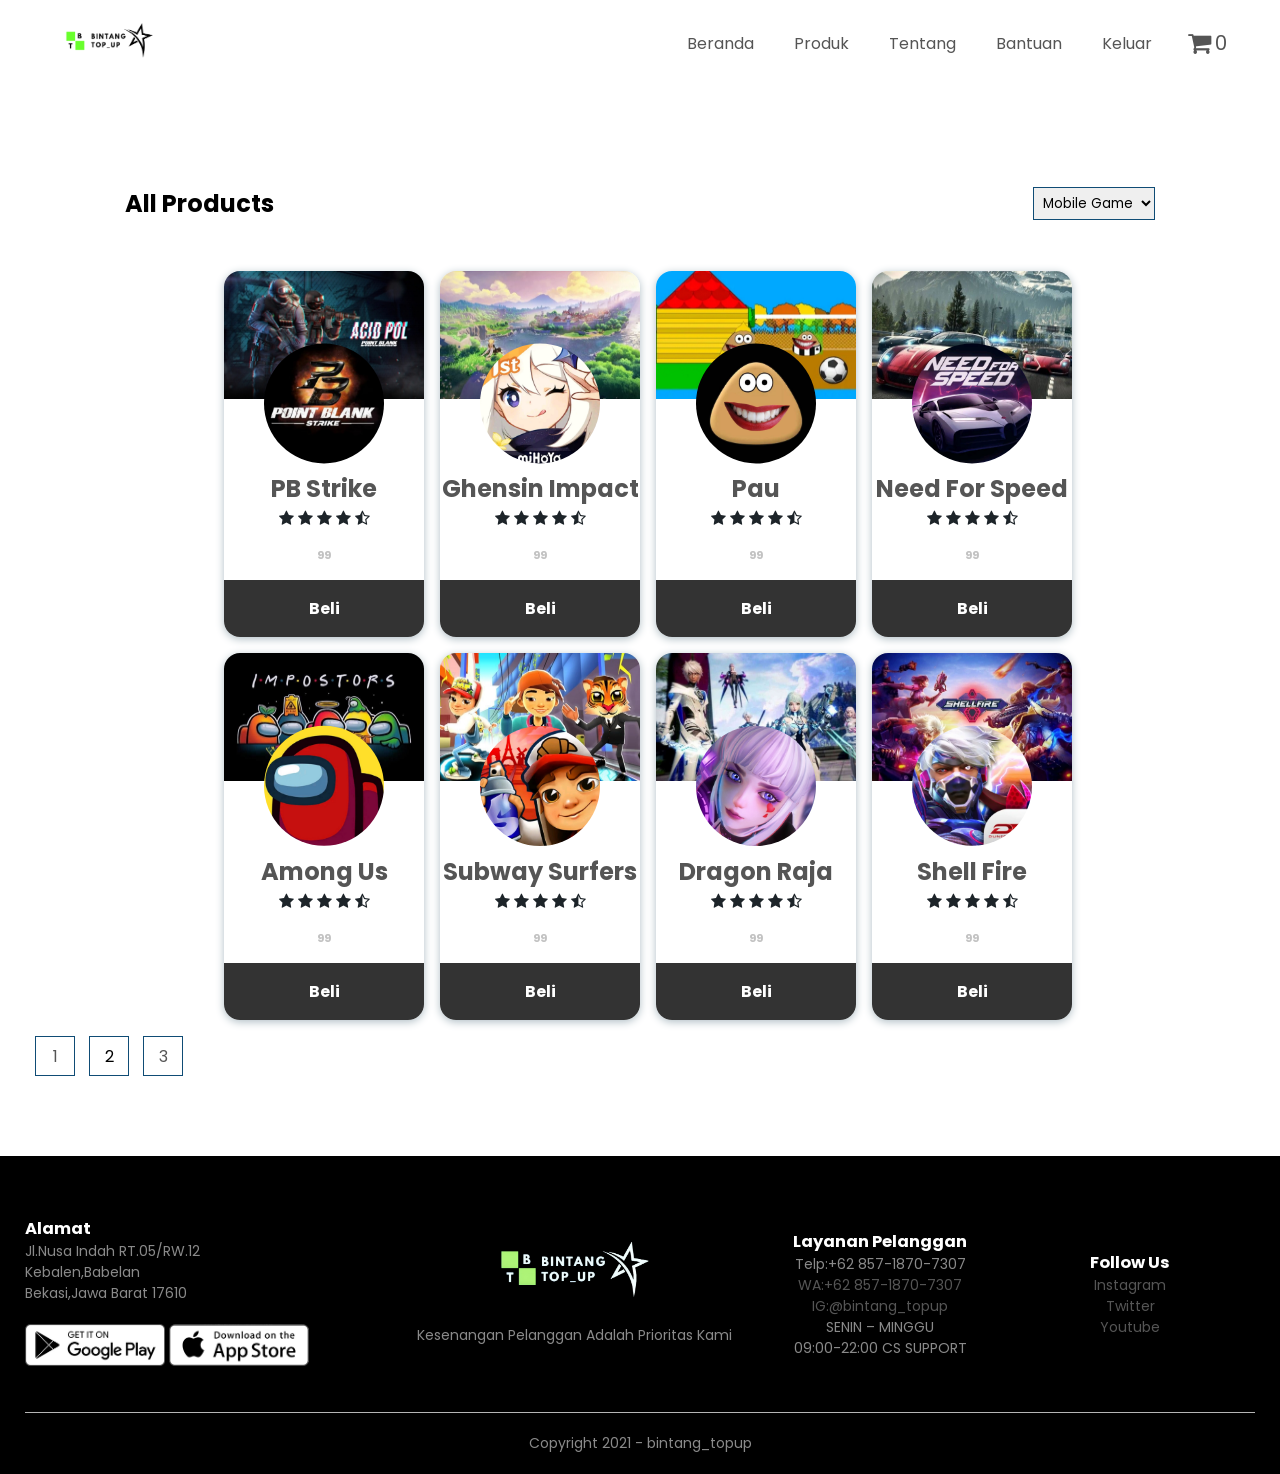
<file: product/mobile-product2.html>
<!DOCTYPE html>
<html lang="en">
<head>
    <meta charset="UTF-8">
    <meta name="viewport" content="width=device-width, initial-scale=1.0">
    <title>Mobile Game-BintangTopUp</title>
    <link rel="stylesheet" href="style.css">
    <link rel="preconnect" href="https://fonts.googleapis.com">
<link rel="preconnect" href="https://fonts.gstatic.com" crossorigin>
<link rel="preconnect" href="https://fonts.googleapis.com">
<link rel="preconnect" href="https://fonts.gstatic.com" crossorigin>
<link href="https://fonts.googleapis.com/css2?family=Poppins:wght@200;300;400;500;600;700&display=swap" rel="stylesheet">
<link rel="stylesheet" href="https://stackpath.bootstrapcdn.com/font-awesome/4.7.0/css/font-awesome.min.css">
</head>

<body>
  
  

    <div class="container">
      <div class="navbar">
        <div class="logo">
            <a href="../index-sesudah.html"><img src="../image/logo.png" width="125px"></a>
        </div>
            <nav>
             <ul id="MenuItems">
                <li><a href="../index-sesudah.html">Beranda</a></li>
                <li><a href="#">Produk</a></li>
                <li><a href="https://www.instagram.com/bintang_topup">Tentang</a></li>
                <li><a href="https://api.whatsapp.com/send?phone=6285718707307">Bantuan</a></li>
                <li><a href="../account.html">Keluar</a></li>
             </ul>
            </nav>
            <div class="logo">
            </div>
            <div class="cart__counter">
              <i class="fa fa-shopping-cart"></i><span id="total__counter">0</span>
            </div>
            <div class="cart">
              <div class="cart__items">
                  <div class="check_out"><h4>Total : Rp</h4><h4 class="total__cost">0</h4><button class="btn check_out_btn">Checkout</button> </div>
              </div>
            <img src="../image/menu.png" class="menu-icon" onclick="menutoggle()"> 
        </div>
        </div>

        <div class="small-container">

        <div class="row2 row-2">
          <h2>All Products</h2>
          
          <form name="menu">
            <select name="menuItem" id="menuItem">
              <option>Mobile Game</option>
              <option value="pc-product.html">PC Game</option>
          </select>
        </form>

         
      </div>
<!------Daftar Produk------>
      <div class="products">
        <div class="product__element">
          <input type="hidden" name="" id="product__id" value="9" />
          <img src="../image/bg-prk9.jpg" class='banner-img'>
          <img src="../image/product-9.jpg" calt='profile image' class="profile-img" width="50px" alt="" srcset="" id="image" />
          <p class="product__name">PB Strike</p>
          <div class="rating">
            <i class="fa fa-star"></i>
            <i class="fa fa-star"></i>
            <i class="fa fa-star"></i>
            <i class="fa fa-star"></i>
            <i class="fa fa-star-half-o"></i>
        </div>
          <h5 class="product__price">99</h5>
          <div class="btn__add__to__cart">Beli</div>
        </div>

        <div class="product__element">
          <input type="hidden" name="" id="product__id" value="10" />
          <img src="../image/bg-prk10.jpg" class='banner-img'>
          <img src="../image/product-10.jpg" calt='profile image' class="profile-img" width="50px" alt="" srcset="" id="image" />
          <p class="product__name">Ghensin Impact</p>
          <div class="rating">
            <i class="fa fa-star"></i>
            <i class="fa fa-star"></i>
            <i class="fa fa-star"></i>
            <i class="fa fa-star"></i>
            <i class="fa fa-star-half-o"></i>
        </div>
          <h5 class="product__price">99</h5>
          <div class="btn__add__to__cart">Beli</div>
        </div>

        <div class="product__element">
          <input type="hidden" name="" id="product__id" value="11" />
          <img src="../image/bg-prk11.jpg" class='banner-img'>
          <img src="../image/product-11.jpg" calt='profile image' class="profile-img" width="50px" alt="" srcset="" id="image" />
          <p class="product__name">Pau</p>
          <div class="rating">
            <i class="fa fa-star"></i>
            <i class="fa fa-star"></i>
            <i class="fa fa-star"></i>
            <i class="fa fa-star"></i>
            <i class="fa fa-star-half-o"></i>
        </div>
          <h5 class="product__price">99</h5>
          <div class="btn__add__to__cart">Beli</div>
        </div>

        <div class="product__element">
          <input type="hidden" name="" id="product__id" value="12" />
          <img src="../image/bg-prk12.jpg" class='banner-img'>
          <img src="../image/product-12.jpg" calt='profile image' class="profile-img" width="50px" alt="" srcset="" id="image" />
          <p class="product__name">Need For Speed</p>
          <div class="rating">
            <i class="fa fa-star"></i>
            <i class="fa fa-star"></i>
            <i class="fa fa-star"></i>
            <i class="fa fa-star"></i>
            <i class="fa fa-star-half-o"></i>
        </div>
          <h5 class="product__price">99</h5>
          <div class="btn__add__to__cart">Beli</div>
        </div>
        
        <div class="product__element">
          <input type="hidden" name="" id="product__id" value="13" />
          <img src="../image/bg-prk13.jpg" class='banner-img'>
          <img src="../image/product-13.jpg" calt='profile image' class="profile-img" width="50px" alt="" srcset="" id="image" />
          <p class="product__name">Among Us</p>
          <div class="rating">
            <i class="fa fa-star"></i>
            <i class="fa fa-star"></i>
            <i class="fa fa-star"></i>
            <i class="fa fa-star"></i>
            <i class="fa fa-star-half-o"></i>
        </div>
          <h5 class="product__price">99</h5>
          <div class="btn__add__to__cart">Beli</div>
        </div>

        <div class="product__element">
          <input type="hidden" name="" id="product__id" value="14" />
          <img src="../image/bg-prk14.jpg" class='banner-img'>
          <img src="../image/product-14.jpg" calt='profile image' class="profile-img" width="50px" alt="" srcset="" id="image" />
          <p class="product__name">Subway Surfers</p>
          <div class="rating">
            <i class="fa fa-star"></i>
            <i class="fa fa-star"></i>
            <i class="fa fa-star"></i>
            <i class="fa fa-star"></i>
            <i class="fa fa-star-half-o"></i>
        </div>
          <h5 class="product__price">99</h5>
          <div class="btn__add__to__cart">Beli</div>
        </div>

        <div class="product__element">
          <input type="hidden" name="" id="product__id" value="15" />
          <img src="../image/bg-prk15.jpg" class='banner-img'>
          <img src="../image/product-15.jpg" calt='profile image' class="profile-img" width="50px" alt="" srcset="" id="image" />
          <p class="product__name">Dragon Raja</p>
          <div class="rating">
            <i class="fa fa-star"></i>
            <i class="fa fa-star"></i>
            <i class="fa fa-star"></i>
            <i class="fa fa-star"></i>
            <i class="fa fa-star-half-o"></i>
        </div>
          <h5 class="product__price">99</h5>
          <div class="btn__add__to__cart">Beli</div>
        </div>
        
        <div class="product__element">
          <input type="hidden" name="" id="product__id" value="16" />
          <img src="../image/bg-prk16.jpg" class='banner-img'>
          <img src="../image/product-16.jpg" calt='profile image' class="profile-img" width="50px" alt="" srcset="" id="image" />
          <p class="product__name">Shell Fire</p>
          <div class="rating">
            <i class="fa fa-star"></i>
            <i class="fa fa-star"></i>
            <i class="fa fa-star"></i>
            <i class="fa fa-star"></i>
            <i class="fa fa-star-half-o"></i>
        </div>
          <h5 class="product__price">99</h5>
          <div class="btn__add__to__cart">Beli</div>
        </div>
        </div>


    </div>
    
      <div class="page-btn">
        <a href="mobile-product.html"><span>1</span></a>
        <span>2</span>
        <a href="mobile-product3.html"><span>3</span></a>
      </div>

  </div>

  <!-------footer------>
  <div class="footer">
    <div class="container">
        <div class="row2">
            <div class="footer-col-1 row">
                <h3>Alamat</h3>
                <p>Jl.Nusa Indah RT.05/RW.12 <br>Kebalen,Babelan<br>Bekasi,Jawa Barat 17610 </p>
                <div class="app-logo">
                    <img src="../image/play-store.png">
                    <img src="../image/app-store.png">
                </div>
            </div>
            <div class="footer-col-2">
                <img src="../image/logo-white.png" >
                <p>Kesenangan Pelanggan Adalah Prioritas Kami</p>
            </div>
            <div class="footer-col-3">
                <h3>Layanan Pelanggan</h3>
                <ul>
                    <li>Telp:+62 857-1870-7307</li>
                    <li><a href="https://api.whatsapp.com/send?phone=6285718707307"><li>WA:+62 857-1870-7307</li></a></li>
                    <li><a href="https://www.instagram.com/bintang_topup/"><li>IG:@bintang_topup</li></a></li>
                    <li>SENIN – MINGGU
                    <br>09:00-22:00 CS SUPPORT</li>
                </ul>
            </div>
            <div class="footer-col-4">
                <h3>Follow Us</h3>
                <ul>
                    <a href="https://www.instagram.com/bintang_topup/"><li>Instagram</li></a>
                    <a href="https://twitter.com/login?lang=id"><li>Twitter</li></a>
                    <a href="https://www.youtube.com/"><li>Youtube</li></a>
                </ul>
            </div>
        </div>
        <hr>
        <p class="Copyrigh">Copyright 2021 - bintang_topup</p>
    </div>
  </div>
<!--js for toggle menu-->
    

    <script src="main.js"></script>
    <script>
      var MenuItems= document.getElementById("MenuItems");
      MenuItems.style.maxHeight = "0px";
      function menutoggle(){
              if(MenuItems.style.maxHeight == "0px")
          {
              MenuItems.style.maxHeight = "200px";
          }
      else   
          {   
              MenuItems.style.maxHeight = "0px";
          }
      
      }
  </script>

<script type="text/javascript">
  var urlMenu = document.getElementById('menuItem');
  urlMenu.onchange = function() {
    var userOption = this.options[this.selectedIndex];
    if (userOption.value != "nothing")  {
      window.open (userOption.value, "Menu", "");
    }
  }
  </script>
  </body>
</html>
</file>
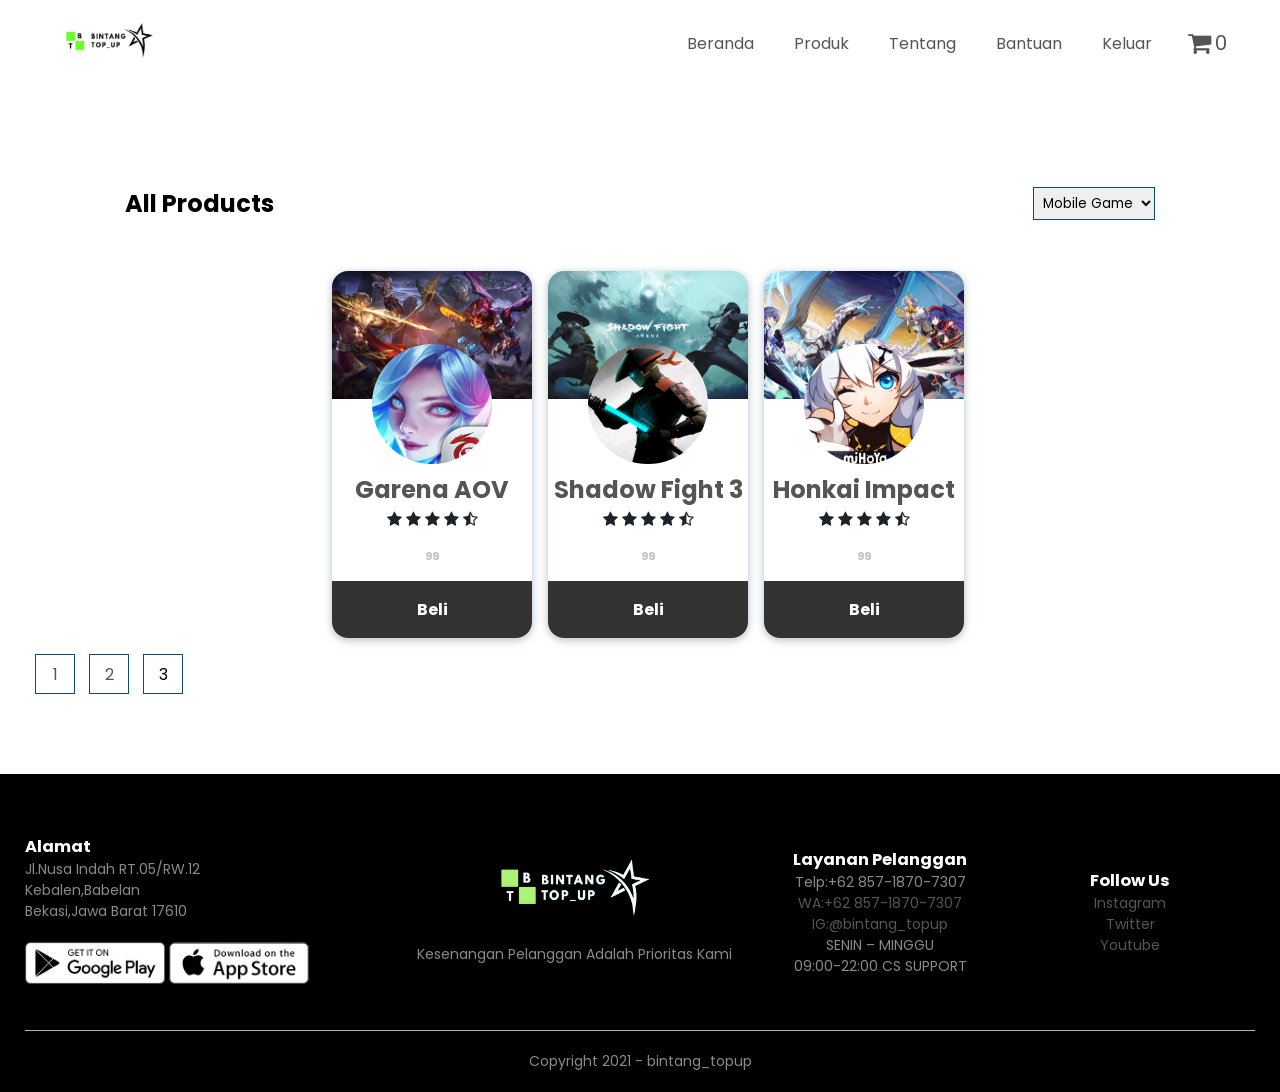
<file: product/mobile-product3.html>
<!DOCTYPE html>
<html lang="en">
<head>
    <meta charset="UTF-8">
    <meta name="viewport" content="width=device-width, initial-scale=1.0">
    <title>Mobile Game-BintangTopUp</title>
    <link rel="stylesheet" href="style.css">
    <link rel="preconnect" href="https://fonts.googleapis.com">
<link rel="preconnect" href="https://fonts.gstatic.com" crossorigin>
<link rel="preconnect" href="https://fonts.googleapis.com">
<link rel="preconnect" href="https://fonts.gstatic.com" crossorigin>
<link href="https://fonts.googleapis.com/css2?family=Poppins:wght@200;300;400;500;600;700&display=swap" rel="stylesheet">
<link rel="stylesheet" href="https://stackpath.bootstrapcdn.com/font-awesome/4.7.0/css/font-awesome.min.css">
</head>

<body>
  
  

    <div class="container">
      <div class="navbar">
        <div class="logo">
            <a href="../index-sesudah.html"><img src="../image/logo.png" width="125px"></a>
        </div>
            <nav>
             <ul id="MenuItems">
              <li><a href="../index-sesudah.html">Beranda</a></li>
              <li><a href="#">Produk</a></li>
              <li><a href="https://www.instagram.com/bintang_topup">Tentang</a></li>
              <li><a href="https://api.whatsapp.com/send?phone=6285718707307">Bantuan</a></li>
              <li><a href="../account.html">Keluar</a></li>
             </ul>
            </nav>
            <div class="logo">
            </div>
            <div class="cart__counter">
              <i class="fa fa-shopping-cart"></i><span id="total__counter">0</span>
            </div>
            <div class="cart">
              <div class="cart__items">
                  <div class="check_out"><h4>Total : Rp</h4><h4 class="total__cost">0</h4><button class="btn check_out_btn">Checkout</button> </div>
              </div>
            <img src="../image/menu.png" class="menu-icon" onclick="menutoggle()"> 
        </div>
        </div>

        <div class="small-container">

        <div class="row2 row-2">
          <h2>All Products</h2>
          
            
          <form name="menu">
            <select name="menuItem" id="menuItem">
              <option>Mobile Game</option>
              <option value="pc-product.html">PC Game</option>
          </select>
        </form>
         
      </div>
<!------Daftar Produk------>
      <div class="products">

        <div class="product__element">
          <input type="hidden" name="" id="product__id" value="17">
          <img src="../image/bg-prk17.jpg" class='banner-img'>
          <img src="../image/product-17.jpg" calt='profile image' class="profile-img" width="50px" alt="" srcset="" id="image" />
          <p class="product__name">Garena AOV</p>
          <div class="rating">
            <i class="fa fa-star"></i>
            <i class="fa fa-star"></i>
            <i class="fa fa-star"></i>
            <i class="fa fa-star"></i>
            <i class="fa fa-star-half-o"></i>
        </div>
          <h5 class="product__price">99</h5>
          <div class="btn__add__to__cart">Beli</div>
        </div>

        <div class="product__element">
          <input type="hidden" name="" id="product__id" value="18" />
          <img src="../image/bg-prk18.jpg" class='banner-img'>
          <img src="../image/product-18.jpg" calt='profile image' class="profile-img" width="50px" alt="" srcset="" id="image" />
          <p class="product__name">Shadow Fight 3</p>
          <div class="rating">
            <i class="fa fa-star"></i>
            <i class="fa fa-star"></i>
            <i class="fa fa-star"></i>
            <i class="fa fa-star"></i>
            <i class="fa fa-star-half-o"></i>
        </div>
          <h5 class="product__price">99</h5>
          <div class="btn__add__to__cart">Beli</div>
        </div>

        <div class="product__element">
          <input type="hidden" name="" id="product__id" value="19" />
          <img src="../image/bg-prk19.jpg" class='banner-img'>
          <img src="../image/product-19.jpg" calt='profile image' class="profile-img" width="50px" alt="" srcset="" id="image" />
          <p class="product__name">Honkai Impact</p>
          <div class="rating">
            <i class="fa fa-star"></i>
            <i class="fa fa-star"></i>
            <i class="fa fa-star"></i>
            <i class="fa fa-star"></i>
            <i class="fa fa-star-half-o"></i>
        </div>
          <h5 class="product__price">99</h5>
          <div class="btn__add__to__cart">Beli</div>
        </div>



        </div>


    </div>
    
      <div class="page-btn">
        <a href="mobile-product.html"><span>1</span></a>
        <a href="mobile-product3.html"><span>2</span></a>
        <span>3</span>
      </div>

  </div>

  <!-------footer------>
  <div class="footer">
    <div class="container">
        <div class="row2">
            <div class="footer-col-1 row">
                <h3>Alamat</h3>
                <p>Jl.Nusa Indah RT.05/RW.12 <br>Kebalen,Babelan<br>Bekasi,Jawa Barat 17610 </p>
                <div class="app-logo">
                    <img src="../image/play-store.png">
                    <img src="../image/app-store.png">
                </div>
            </div>
            <div class="footer-col-2">
                <img src="../image/logo-white.png" >
                <p>Kesenangan Pelanggan Adalah Prioritas Kami</p>
            </div>
            <div class="footer-col-3">
                <h3>Layanan Pelanggan</h3>
                <ul>
                    <li>Telp:+62 857-1870-7307</li>
                    <li><a href="https://api.whatsapp.com/send?phone=6285718707307"><li>WA:+62 857-1870-7307</li></a></li>
                    <li><a href="https://www.instagram.com/bintang_topup/"><li>IG:@bintang_topup</li></a></li>
                    <li>SENIN – MINGGU
                    <br>09:00-22:00 CS SUPPORT</li>
                </ul>
            </div>
            <div class="footer-col-4">
                <h3>Follow Us</h3>
                <ul>
                    <a href="https://www.instagram.com/bintang_topup/"><li>Instagram</li></a>
                    <a href="https://twitter.com/login?lang=id"><li>Twitter</li></a>
                    <a href="https://www.youtube.com/"><li>Youtube</li></a>
                </ul>
            </div>
        </div>
        <hr>
        <p class="Copyrigh">Copyright 2021 - bintang_topup</p>
    </div>
  </div>
<!--js for toggle menu-->
    

    <script src="main.js"></script>
    <script>
      var MenuItems= document.getElementById("MenuItems");
      MenuItems.style.maxHeight = "0px";
      function menutoggle(){
              if(MenuItems.style.maxHeight == "0px")
          {
              MenuItems.style.maxHeight = "200px";
          }
      else   
          {   
              MenuItems.style.maxHeight = "0px";
          }
      
      }
  </script>

<script type="text/javascript">
  var urlMenu = document.getElementById('menuItem');
  urlMenu.onchange = function() {
    var userOption = this.options[this.selectedIndex];
    if (userOption.value != "nothing")  {
      window.open (userOption.value, "Menu", "");
    }
  }
  </script>
  </body>
</html>
</file>
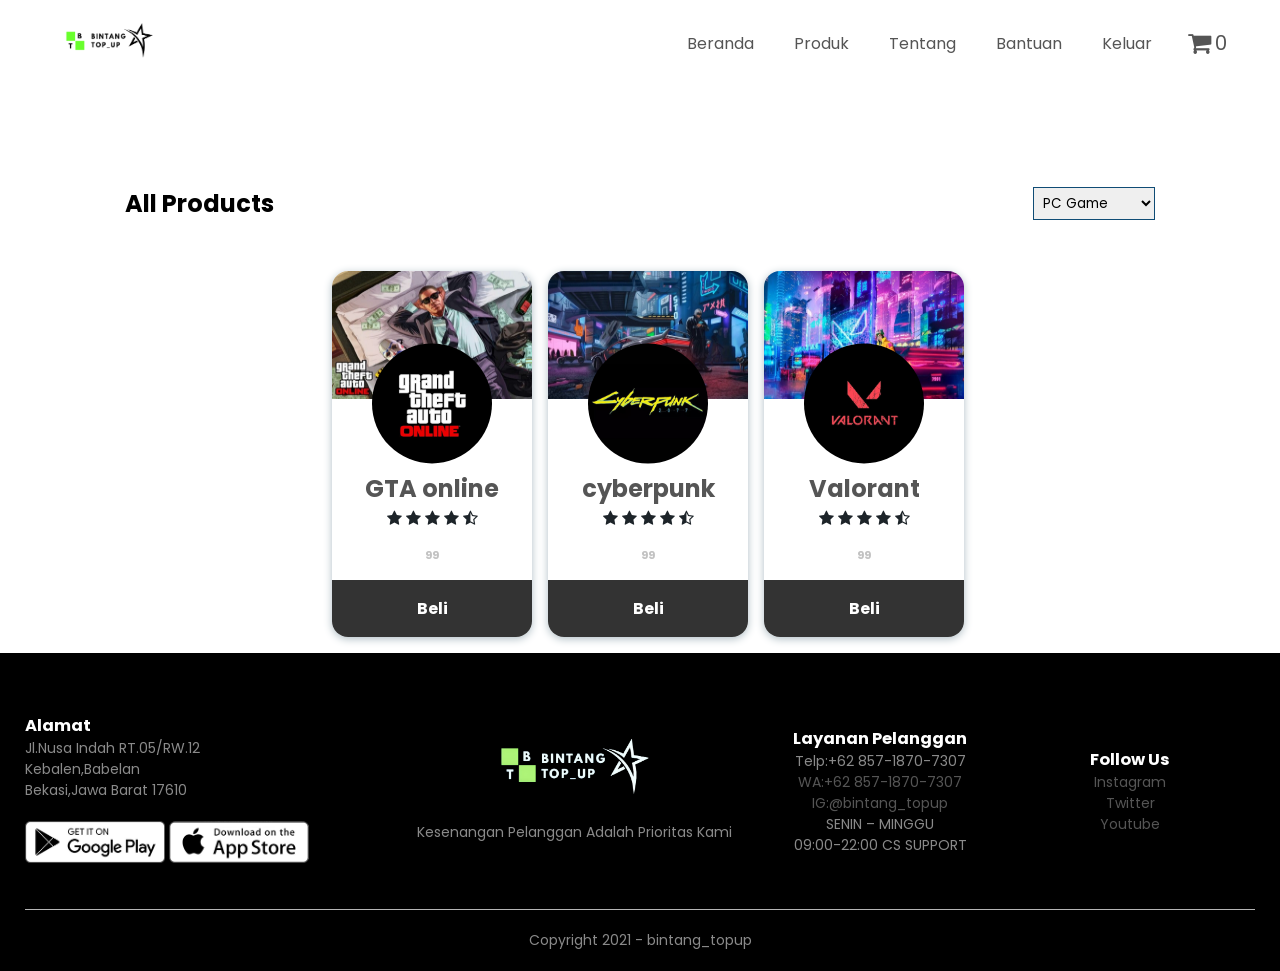
<file: product/pc-product.html>
<!DOCTYPE html>
<html lang="en">
<head>
    <meta charset="UTF-8">
    <meta name="viewport" content="width=device-width, initial-scale=1.0">
    <title>PC Game-BintangTopUp</title>
    <link rel="stylesheet" href="style.css">
    <link rel="preconnect" href="https://fonts.googleapis.com">
<link rel="preconnect" href="https://fonts.gstatic.com" crossorigin>
<link rel="preconnect" href="https://fonts.googleapis.com">
<link rel="preconnect" href="https://fonts.gstatic.com" crossorigin>
<link href="https://fonts.googleapis.com/css2?family=Poppins:wght@200;300;400;500;600;700&display=swap" rel="stylesheet">
<link rel="stylesheet" href="https://stackpath.bootstrapcdn.com/font-awesome/4.7.0/css/font-awesome.min.css">
</head>

<body>
  
  

    <div class="container">
      <div class="navbar">
        <div class="logo">
            <a href="../index-sesudah.html"><img src="../image/logo.png" width="125px"></a>
        </div>
            <nav>
             <ul id="MenuItems">
              <li><a href="../index-sesudah.html">Beranda</a></li>
              <li><a href="#">Produk</a></li>
              <li><a href="https://www.instagram.com/bintang_topup">Tentang</a></li>
              <li><a href="https://api.whatsapp.com/send?phone=6285718707307">Bantuan</a></li>
              <li><a href="../account.html">Keluar</a></li>
             </ul>
            </nav>
            <div class="logo">
            </div>
            <div class="cart__counter">
              <i class="fa fa-shopping-cart"></i><span id="total__counter">0</span>
            </div>
            <div class="cart">
              <div class="cart__items">
                  <div class="check_out"><h4>Total : Rp</h4><h4 class="total__cost">0</h4><button class="btn check_out_btn">Checkout</button> </div>
              </div>
            <img src="../image/menu.png" class="menu-icon" onclick="menutoggle()"> 
        </div>
        </div>

        <div class="small-container">

        <div class="row2 row-2">
          <h2>All Products</h2>



          <form name="menu">
            <select name="menuItem" id="menuItem">
              <option>PC Game</option>
              <option value="mobile-product.html">Mobile Game</option>
          </select>
        </form>


      </div>
<!------Daftar Produk------>
      <div class="products">

        
        <div class="product__element">
          <input type="hidden" name="" id="product__id" value="20" />
          <img src="../image/bg-prk-pc1.jpg" class='banner-img' >
          <img src="../image/product-pc1.jpg" calt='profile image' class="profile-img" width="50px" alt="" srcset="" id="image" />
          <p class="product__name">GTA online</p>
          <div class="rating">
            <i class="fa fa-star"></i>
            <i class="fa fa-star"></i>
            <i class="fa fa-star"></i>
            <i class="fa fa-star"></i>
            <i class="fa fa-star-half-o"></i>
        </div>
          <h5 class="product__price">99</h5>
          <div class="btn__add__to__cart">Beli</div>
        </div>

        <div class="product__element">
          <input type="hidden" name="" id="product__id" value="21" />
          <img src="../image/bg-prk-pc2.jpg" class='banner-img'>
          <img src="../image/product-pc2.jpg" calt='profile image' class="profile-img" width="50px" alt="" srcset="" id="image" />
          <p class="product__name">cyberpunk</p>
          <div class="rating">
            <i class="fa fa-star"></i>
            <i class="fa fa-star"></i>
            <i class="fa fa-star"></i>
            <i class="fa fa-star"></i>
            <i class="fa fa-star-half-o"></i>
        </div>
          <h5 class="product__price">99</h5>
          <div class="btn__add__to__cart">Beli</div>
        </div>

       <div class="product__element">
          <input type="hidden" name="" id="product__id" value="22" />
          <img src="../image/bg-prk-pc3.jpg" class='banner-img'>
          <img src="../image/product-pc3.jpg" calt='profile image' class="profile-img" width="50px" alt="" srcset="" id="image" />
          <p class="product__name">Valorant</p>
          <div class="rating">
            <i class="fa fa-star"></i>
            <i class="fa fa-star"></i>
            <i class="fa fa-star"></i>
            <i class="fa fa-star"></i>
            <i class="fa fa-star-half-o"></i>
        </div>
          <h5 class="product__price">99</h5>
          <div class="btn__add__to__cart">Beli</div>
        </div>
      </div>
    </div>
    
      
  </div>

  <!-------footer------>
  <div class="footer">
    <div class="container">
        <div class="row2">
            <div class="footer-col-1 row">
                <h3>Alamat</h3>
                <p>Jl.Nusa Indah RT.05/RW.12 <br>Kebalen,Babelan<br>Bekasi,Jawa Barat 17610 </p>
                <div class="app-logo">
                    <img src="../image/play-store.png">
                    <img src="../image/app-store.png">
                </div>
            </div>
            <div class="footer-col-2">
                <img src="../image/logo-white.png" >
                <p>Kesenangan Pelanggan Adalah Prioritas Kami</p>
            </div>
            <div class="footer-col-3">
                <h3>Layanan Pelanggan</h3>
                <ul>
                    <li>Telp:+62 857-1870-7307</li>
                    <li><a href="https://api.whatsapp.com/send?phone=6285718707307"><li>WA:+62 857-1870-7307</li></a></li>
                    <li><a href="https://www.instagram.com/bintang_topup/"><li>IG:@bintang_topup</li></a></li>
                    <li>SENIN – MINGGU
                    <br>09:00-22:00 CS SUPPORT</li>
                </ul>
            </div>
            <div class="footer-col-4">
                <h3>Follow Us</h3>
                <ul>
                    <a href="https://www.instagram.com/bintang_topup/"><li>Instagram</li></a>
                    <a href="https://twitter.com/login?lang=id"><li>Twitter</li></a>
                    <a href="https://www.youtube.com/"><li>Youtube</li></a>
                </ul>
            </div>
        </div>
        <hr>
        <p class="Copyrigh">Copyright 2021 - bintang_topup</p>
    </div>
  </div>

<!--js toggle menu-->
    

    <script src="main.js"></script>
    <script>
      var MenuItems= document.getElementById("MenuItems");
      MenuItems.style.maxHeight = "0px";
      function menutoggle(){
              if(MenuItems.style.maxHeight == "0px")
          {
              MenuItems.style.maxHeight = "200px";
          }
      else   
          {   
              MenuItems.style.maxHeight = "0px";
          }
      
      }
  </script>

  <script type="text/javascript">
  var urlMenu = document.getElementById('menuItem');
  urlMenu.onchange = function() {
    var userOption = this.options[this.selectedIndex];
    if (userOption.value != "nothing")  {
      window.open (userOption.value, "Menu", "");
    }
  }
  </script>
  </body>
</html>
</file>
<file: style.css>
:root {
    --clr-primary: #651fff;
    --clr-gray: #37474f;
    --clr-gray-light: #b0bec5;
  }  

*{
    margin: 0;
    padding: 0;
    box-sizing: border-box;
}
body{
    font-family: 'Poppins', sans-serif;
}
.navbar{
    display:flex;
    align-items: center;
    padding: 20px;
}

nav{
    flex: 1;
    text-align: right;
}
nav ul{
    display: inline-block;
    list-style-type: none;
}
nav ul li{
    display: inline-block;
    margin-right: 20px;
}

a{
    text-decoration: none;
    color: #555;
}
nav ul li a{
    padding: 8px;
}
p{
    color: #555;
}
nav ul li a:hover{
    color: white;
    background-color: #1d2429;
    border-radius: 20px;
    
}
.container{
    max-width: 1300px;
    margin: auto;
    padding-left: 25px;
    padding-right: 25px;
}
.row{
    display: flex;
    align-items: center;
    flex-wrap: wrap;
    justify-content: space-around;
}
.col-2{
    flex-basis: 50%;
    min-width: 300px;
   
}
.col-2 img{
    max-width: 100%;
    padding: 50px 0;
}
.col-2 h1{
    font-size: 50px;
    line-height: 60px;
    margin: 25px 0;
}
.btn{
    display: inline-block;
    background:#080808;
    color: #fff;
    padding: 8px 30px;
    margin: 30px 0;
    border-radius: 30px;
    transition: background 0.5s;
}
.btn:hover{
    background: #213E3B;
}
.header{
    background: white;
}
.header .row{
    margin-top:  70px;
}

.categories{
    margin: 70px 0;
}
.col-3{
    flex-basis: 30%;
    min-width: 250px;
    margin-bottom: 30px;
}
.col-3 img{
    width: 100%;
}
.small-container{
    max-width: 1080px;
    margin: auto;
    padding-left: 25px;
    padding-right: 25px;
}
.col-4{
    flex-basis: 25%;
    padding: 10px;
    min-width: 200px;
    margin-bottom: 50px;
    transition: transform 0.5s;
}
.col-4 img{
    width: 100%;
}
/*cart__counter*/



.cart__counter {
    display: flex;
    flex-direction: row;
    justify-content:center;
    align-items: center;
    position: relative;
    top: 0%;
    left: 0%;
    
}
.cart__counter
{
    color:#555;
    position: relative;
    /* top: 30%;
    left: 30%; */
    font-size: 20px;
    margin: 8px;
}


.title{
    text-align: center;
    margin: 0 auto 80px;
    position: relative;
    line-height: 60px;
    color: #555;
}
.title::after{
    content:'';
    background: #15181a;
    width: 80px;
    height: 5px;
    border-radius: 5px;
    position: absolute;
    bottom: 0;
    left: 50%;
    transform: translatex(-50%);
}

h4{
    color: #555;
    font-weight: normal;
}
.col-4 p{
    font-size: 14px;
}
.rating .fa{
    color: #1d2429;
}
.col-4:hover{
    transform: translateY(-5px);
}
/* ------ offer #ffd6d6-----*/

.offer{
    background: radial-gradient(#fff,#848d82);
    margin-top: 80px;
    padding:30px 0;
}
.col-2 .offer-img{
    padding: 50px;
}
small{
    color: #555;
}
/* ------ testimonial -----*/
.testimonial{
    padding-top: 100px;
}
.testimonial .col-3{
    text-align: center;
    padding: 40px 20px;
    box-shadow: 0 0 20px 0px rgba(0,0,0,1);
    cursor: pointer;
    transition: transform 0.5s;
}
.testimonial .col-3 img{
    width: 50px;
    margin-top: 20px;
    border-radius: 50%;
}
.testimonial .col-3:hover{
    transform:translateY(-10px);
}
.fa.fa-quote-left{
    font-size: 34px;
    color: #1d2429;
}
.col-3 p{
    font-size: 12px;
    margin: 12px 0;
    color: #777;
}
.testimonial .col-3 h3{
    font-weight: 600;
    color:#555;
    font-size: 16px;
}
/*---------brands-----*/

.brands{
    margin: 100px auto;
}
.col-5{
    width: 160px;
}
.col-5 img{
    width: 100%;
    cursor: pointer;
    filter: grayscale(100%);
}
.col-5 img:hover{
    filter: grayscale(0);
}
/*-------footer-----*/
.footer{
    width: 100%;
    background: #000;
    color: #8a8a8a;
    font-size: 14px;
    padding: 60px 0 20px;
}
.footer p{
    color: #8a8a8a;
}
.footer h3{
    color: #fff;
}
.footer-col-1,.footer-col-2, .footer-col-3, .footer-col-4{
    min-width: 250px;
    margin-bottom: 20px;
}
.footer-col-1{
    flex-basis: 30%;
}
.footer-col-2{
    flex: 1;
    text-align: center;
}

.footer-col-2 img{
    width: 180px;
    margin-bottom: 20px;
}
.footer-col-3, .footer-col-4{
    flex-basis: 12%;
    text-align: center;
}
ul{
    list-style-type: none;
}
.app-logo{
    margin-top: 20px;
}
.app-logo img{
    width: 140px;
}
.footer hr{
    border: none;
    background: #b5b5b5;
    height: 1px;
    margin: 20px 0;
}
.Copyrigh{
    text-align: center;
}

.menu-icon{
    width: 28px;
    margin-left: 20px;
    display: none;
}

/*media query for menu*/

@media only screen and (max-width:800px){
    nav ul{
        position: absolute;
        top: 70px;
        left: 0;
        background: #333;
        width: 100%;
        overflow: hidden;
        transition: max-height 0.5s;
    }
    nav ul li{
        display: block;
        margin-right: 50px;
        margin-top: 10px;
        margin-bottom: 10px;
    }
    nav ul li a{
        color: #fff;
    }
    .menu-icon{
        display: block;
        cursor: pointer;
    }


}

/*---------------- All products page -----*/
.row-2{
    justify-content: space-between;
    margin: 100px auto 50px;
}
select{
    border: 1px solid #0F4C75;
    padding: 5px;
}

select:focus{
    outline: none;
}
.page-btn{
    margin: 0 auto 80px;
}
.page-btn span{
    display: inline-block;
    border: 1px solid #0F4C75;
    margin-left: 10px;
    width: 40px;
    height: 40px;
    text-align: center;
    line-height: 40px;
    cursor: pointer;
}
.page-btn span:hover{
    background: #0F4C75;
    color: #fff;
}





/*---------Daftar Produk----------*/



.wrapper-flex {
    display: flex;
    flex-wrap: wrap;
    justify-content: center;
  }
  
  .daftar-produk {
    overflow: hidden;
    box-shadow: 0px 2px 8px 0px var(--clr-gray-light);
    background-color: white;
    text-align: center;
    border-radius: 1rem;
    position: relative;
    width: 200px;
    margin-bottom: 1rem;
    margin-left: 1rem;
  }
  
  .banner-img {
    position: absolute;
    height: 8rem;
    width: 100%;
    background-position: center;
    display: flex;
    background-repeat: no-repeat;
    background-size: cover;
  }
  
  .profile-img {
    width: 7.5rem;
    clip-path: circle(60px at center);
    margin-top: 4.5rem;
  }
  
  .name {
    font-weight: bold;
    font-size: 1.5rem;
  }
  
  .description {
    margin: 1rem 2rem;
    font-size: 0.7rem;
  }
  .rating {
    color: #0F4C75;
  }
  .tombol {
    width: 100%;
    border: none;
    font-size: 1rem;
    font-weight: bold;
    color: white;
    padding: 1rem;
    background-color: #333;
  }
  
button:hover{
    background: black;
    color: #fff;  
}



/*---------Daftar Produk Selesai----------*/




/*------single product details-----*/
.single-product{
    margin: 80px;
}
.single-product .col-2 img{
    padding: 0;
}
.single-product .col-2{
    padding: 20px;
}
.single-product h4{
    margin: 20px 0;
    font-size: 22px;
    font-weight: bold;
}
.single-product select{
    display: block;
    padding: 10px;
    margin-top: 20px;
}
.single-product input{
    width: 50px;
    height: 40px;
    padding-left: 10px;
    font-size: 20px;
    margin-right: 10px;
    margin-right: 10px;
    border: 1px solid #0F4C75;
}

input:focus{
    outline: none;
}
.single-product .fa{
    color: #0F4C75;
    margin-left: 10px;
}
.small-img-row{
    display: flex;
    justify-content: space-evenly;
}
.small-img-col{
    flex-basis: 24%;
    cursor: pointer;
}
.cart-info{
    display: flex;
    flex-wrap: wrap;
}
th{
    text-align: left;
    padding: 5px;
    color: #fff;
    background: #0F4C75;
    font-weight: normal;
}
td{
    padding: 10px 5px;
}
td input{
    width: 40px;
    height: 30px;
    padding: 5px;
}
td a{
    color: #0F4C75;
    font-size: 12px;
}
td img{
    width: 80px;
    height:80px ;
    margin-right: 10px;
}
.total-price{
    display: flex;
    justify-content: flex-end;
}
.total-price table{
    border-top: 3px solid #0F4C75;
    width: 100%;
    max-width: 400px;
}

/*-------CATR ITEMS------*/

.cart-page{
    margin: 80px auto;
}
table{
    width: 100%;
    border-collapse: collapse;
}
td:last-child{
    text-align: right;
}
th:last-child{
    text-align: right;
}

/*---------account-page------*/


.account-page{
    padding: 50px 0;
    background: white;
}
.form-container{
    background: #fff;
    width: 300px;
    height: 400px;
    border: 2px solid #1d2429 ;
    position: relative;
    text-align: center;
    padding: 20px 0;
    margin: auto;
    box-shadow: 0 0 20px 0 px rgba(0, 0, 0,0.1);
    overflow: hidden;
}
.form-container span{
    font-weight: bold;
    padding: 0 10px;
    color: #555;
    cursor: pointer;
    width: 100px;
    display: inline-block;
}
.form-btn{
    display: inline-block;
}
.form-container form{
    max-width: 300px;
    padding: 0 20px;
    position: absolute;
    top: 130px;
    transition: transform 1s;
    
}
form input{
    width: 100%;
    height: 30px;
    margin: 10px 0;
    padding: 0 10px;
    border: 1px solid #ccc;
}
form .btn{
    width: 100%;
    border: none;
    cursor: pointer;
    margin: 10px 0;
}
form .btn:focus{
    outline: none;
}
#LoginForm{
    left: -300px;
}
#RegForm{
    left: 0;
}
form a{
    font-size: 12px;
}
#Indicator{
    width: 100px;
    border: none;
    background: #1d2429;
    height: 3px;
    margin: 8px;
    transform: translateX(100px);
    transition: transform 1s;
}











/*media querry for less than 600 scren size*/
@media only screen and (max-width:800px){
    .row{
        text-align: center;
    }
    .col-2, .col-3, .col-4{
        flex-basis: 100%;
        padding: 5px;
    }
    .single-product .row{
        text-align: left;
    }
    .single-product .col-2{
        padding: 20px 0;
    }
    .single-product h1{
        font-size: 26px;
        line-height: 32px;
    }
    .cart-info p{
        display: none;
    }
}
</file>
<file: product/style.css>
@import url('https://fonts.googleapis.com/css2?family=Poppins:wght@200;300;400;500;600;700&display=swap');

:root {
    --clr-primary: #651fff;
    --clr-gray: #37474f;
    --clr-gray-light: #b0bec5;
  }  

*{
    margin: 0;
    padding: 0;
    box-sizing: border-box;
    font-family: 'Poppins', sans-serif;
}





.btn__small {
    
    padding: 5px 5px;
    border-radius: 7px;
    border: 0px;
    background: #555;
    color: #fff;
    margin: 5px;
    font-size: 11px;
    cursor: pointer;
}

.btn {
    padding: 10px 10px;
    border-radius: 7px;
    border: 0px;
    background: #555;
    color: #fff;
    margin-left: 20px;
    font-size: 18px;
    cursor: pointer;
}
.btn:hover{
    background: black;
}

.btn_remove {
    background: #555;
}

h4 {
    display: inline;
    color: #555;
    font-weight: normal;
}

/*---Perubahaan Nav-----*/
.navbar{
    display:flex;
    align-items: center;
    padding: 20px;
    
}
nav{
    flex: 1;
    text-align: right;
}
nav ul{
    display: inline-block;
    list-style-type: none;
}
nav ul li{
    display: inline-block;
    margin-right: 20px;
}
a{
    text-decoration: none;
    color: #555;
}
nav ul li a{
    padding: 8px;
}
nav ul li a:hover{
    color: white;
    background-color: #1d2429;
    border-radius: 20px;
}
p{
    color: #555;
}
/*---Perubahaan Nav Selesai-----*/
.container{
    max-width: 1300px;
    margin: auto;
    padding-left: 25px;
    padding-right: 25px;
}
.row2{
    display: flex;
    align-items: center;
    flex-wrap: wrap;
    justify-content: space-around;
}
.col-2{
    flex-basis: 50%;
    min-width: 300px;
   
}
.col-2 img{
    max-width: 100%;
    padding: 50px 0;
}
.col-2 h1{
    font-size: 50px;
    line-height: 60px;
    margin: 25px 0;
}
.col-3{
    flex-basis: 30%;
    min-width: 250px;
    margin-bottom: 30px;
}
.col-3 img{
    width: 100%;
}
.small-container{
    max-width: 1080px;
    margin: auto;
    padding-left: 25px;
    padding-right: 25px;
}
.col-4{
    flex-basis: 25%;
    padding: 10px;
    min-width: 200px;
    margin-bottom: 50px;
    transition: transform 0.5s;
}
.col-4 img{
    width: 100%;
}
.title{
    text-align: center;
    margin: 0 auto 80px;
    position: relative;
    line-height: 60px;
    color: #555;
}
.title::after{
    content:'';
    background: #1d2429;
    width: 80px;
    height: 5px;
    border-radius: 5px;
    position: absolute;
    bottom: 0;
    left: 50%;
    transform: translatex(-50%);
}
.col-4 p{
    font-size: 14px;
}
.rating .fa{
    color: #1d2429;
}
.col-4:hover{
    transform: translateY(-5px);
}


/*-----Cart Shopping---*/
.cart__counter {
    display: flex;
    flex-direction: row;
    justify-content:center;
    align-items: center;
    position: relative;
    top: 0%;
    left: 0%;
    
}
.cart__counter
{
    color:#555;
    position: relative;
    /* top: 30%;
    left: 30%; */
    font-size: 20px;
    margin: 8px;
}


.fa-shopping-cart {
    color:#555;
    font-size: 25px !important;
    margin-right: 4px;
}

.cart__items {
    animation: show__cart 1s ease-in-out;
    position: absolute;
    right: 10%;
    top: 18%;
    padding: 20px;
    display: none;
    background: #FFF;
    border-radius: 10px;
    z-index: 2;
    width: 700px;
    box-shadow: 2px 2px 10px rgba(151, 146, 146, 0.924);
    border-bottom: 1px solid #555;

}

/*.cart__items:before {
    content: '';
    position: absolute;
    top: -5%;
    right: 3%;
    width: 30px;
    height: 50px;
    background: rgb(255, 255, 255);
    transform: rotate(45deg);
    box-shadow: 2px 0px 10px -2px rgb(255, 255, 255);
    /* color: #fff; */
 

.cart__items.active {

    display: flex;
    flex-direction: column;
    justify-content: space-between;
    align-items: center;
}

.cart_item {

    display: flex;
    flex-direction: row;
    align-items: center;
    justify-content:space-evenly;
    width: 700px;
    border-bottom: 1px dashed #000000;
}

.cart_item >* {
    margin: 20px;
}

.cart_item img {
    width: 50px;
    height: 50px;
    border-radius: 5px;
}

.total__cost {
    /* padding: 20px; */
    position: relative;
    top: 80%;
    left: 3%;
}

.check_out {
    display: flex;
    flex-direction: row;
    align-items: center;
    justify-content: center;
    padding: 10px;

}

/*-----Cart Shopping Selesai---*/

.products {
    display: flex;
    flex-wrap: wrap;
    justify-content: center;
    
}

.product__element {
    overflow: hidden;
    box-shadow: 0px 2px 8px 0px var(--clr-gray-light);
    background-color: white;
    text-align: center;
    border-radius: 1rem;
    position: relative;
    width: 200px;
    margin-bottom: 1rem;
    margin-left: 1rem;
}
    
.banner-img {
    position: absolute;
    height: 8rem;
    width: 100%;
    background-position: center;
    display: flex;
    background-repeat: no-repeat;
    background-size: cover
}

 /* .products .product__element img {
    position: relative;
    /* top: 10%;
    left: 10%;
    width: 60%;
    border-radius: 20px;
} */


.profile-img {
    width: 7.5rem;
    clip-path: circle(60px at center);
    margin-top: 4.5rem;
  }

.products .product__element .product__name {
    font-weight: bold;
    font-size: 1.5rem;

}

.product__price {
    margin: 1rem 2rem;
    font-size: 0.7rem;
    color: #c2c2c2;
}

/*------single product details-----*/
.single-product{
    margin: 80px;
}
.single-product .col-2 img{
    padding: 0;
}
.single-product .col-2{
    padding: 20px;
}
.single-product h4{
    margin: 20px 0;
    font-size: 22px;
    font-weight: bold;
}
.single-product select{
    display: block;
    padding: 10px;
    margin-top: 20px;
}
.single-product input{
    width: 50px;
    height: 40px;
    padding-left: 10px;
    font-size: 20px;
    margin-right: 10px;
    margin-right: 10px;
    border: 1px solid #0F4C75;
}

input:focus{
    outline: none;
}
.single-product .fa{
    color: #0F4C75;
    margin-left: 10px;
}
.small-img-row{
    display: flex;
    justify-content: space-evenly;
}
.small-img-col{
    flex-basis: 24%;
    cursor: pointer;
}
.cart-info{
    display: flex;
    flex-wrap: wrap;
}
th{
    text-align: left;
    padding: 5px;
    color: #fff;
    background: #0F4C75;
    font-weight: normal;
}
td{
    padding: 10px 5px;
}
td input{
    width: 40px;
    height: 30px;
    padding: 5px;
}
td a{
    color: #0F4C75;
    font-size: 12px;
}
td img{
    width: 80px;
    height:80px ;
    margin-right: 10px;
}
.total-price{
    display: flex;
    justify-content: flex-end;
}
.total-price table{
    border-top: 3px solid #0F4C75;
    width: 100%;
    max-width: 400px;
}

/*-------CATR ITEMS------

.cart-page{
    margin: 80px auto;
}
table{
    width: 100%;
    border-collapse: collapse;
}
td:last-child{
    text-align: right;
}
th:last-child{
    text-align: right;
}


*/

.btn__add__to__cart {

    width: 100%;
    border: none;
    font-size: 1rem;
    font-weight: bold;
    color: white;
    padding: 1rem;
    background-color: #333;


    /*position: relative;
    top: 10%;!!
    bottom: 0;
    background: #40a832e5;
    color: #fff;
    width: 100%;
    /* margin: 0 auto;!!
    padding: 10px 20px;
    border-radius: 5px;
    cursor: pointer;
    font-size: 20px;*/

}

.btn__add__to__cart:hover {
    background: black;
    color:#fff;
}

/*-------footer-----*/
.footer{
    width: 100%;
    background: #000;
    color: #8a8a8a;
    font-size: 14px;
    padding: 60px 0 20px;
}
.footer p{
    color: #8a8a8a;
}
.footer h3{
    color: #fff;
}
.footer-col-1,.footer-col-2, .footer-col-3, .footer-col-4{
    min-width: 250px;
    margin-bottom: 20px;
}
.footer-col-1{
    flex-basis: 30%;
}
.footer-col-2{
    flex: 1;
    text-align: center;
}

.footer-col-2 img{
    width: 180px;
    margin-bottom: 20px;
}
.footer-col-3, .footer-col-4{
    flex-basis: 12%;
    text-align: center;
}
ul{
    list-style-type: none;
}
.app-logo{
    margin-top: 20px;
}
.app-logo img{
    width: 140px;
}
.footer hr{
    border: none;
    background: #b5b5b5;
    height: 1px;
    margin: 20px 0;
}
.Copyrigh{
    text-align: center;
}

.menu-icon{
    width: 28px;
    margin-left: 20px;
    display: none;
}


@keyframes show__cart {

    0% {
        opacity: 0;
    }

    50% {
        opacity: 0.5;
    }

    100% {
        opacity: 1;
    }

}

@media only screen and (max-width : 480px) {
    

    .cart__items {
        width: 340px;
        right: 6%;
        top: 8%;
    }

    .cart_item {
        width: 340px;
        /* padding: 10px; */
    }

    .cart_item > * {
        margin: 5px;
        padding: 5px;
    }
    
    .check_out {
        font-size: 10px;
    }

 
}


/*-----------------@media only screen and (min-width : 481px) {
    .products {
        grid-template-columns: 1fr 1fr;

    }

    .product__element {
        margin: 20px auto;
    }
}

@media only screen and (min-width : 800px) {
    .products {
        grid-template-columns: repeat(3, 1fr);

    }

    .cart__items {
        right:3%;
        top: 8%;
    }

    .product__element {
        margin: 20px auto;
    }
}
----------------*/

/**media querry for less than 600 scren size*/

@media only screen and (max-width:800px){
    .row{
        text-align: center;
    }
    .col-2, .col-3, .col-4{
        flex-basis: 100%;
        padding: 5px;
    }
    .single-product .row{
        text-align: left;
    }
    .single-product .col-2{
        padding: 20px 0;
    }
    .single-product h1{
        font-size: 26px;
        line-height: 32px;
    }
    .cart-info p{
        display: none;
    }
    .footer-col-1{
        position: relative;
    }
}









/*media query for menu*/



@media only screen and (max-width:800px){
    nav ul{
        position: absolute;
        top: 70px;
        left: 0;
        background: #333;
        width: 100%;
        overflow: hidden;
        transition: max-height 0.5s;
    }
    nav ul li{
        display: block;
        margin-right: 50px;
        margin-top: 10px;
        margin-bottom: 10px;
    }
    nav ul li a{
        color: #fff;
    }
    .menu-icon{
        display: block;
        cursor: pointer;
    }
    
   
}

/*---------------- All products page -----*/

.row-2{
    justify-content: space-between;
    margin: 100px auto 50px;
}
select{
    border: 1px solid #0F4C75;
    padding: 5px;
}

select:focus{
    outline: none;
}
.page-btn{
    margin: 0 auto 80px;
}
.page-btn span{
    display: inline-block;
    border: 1px solid #0F4C75;
    margin-left: 10px;
    width: 40px;
    height: 40px;
    text-align: center;
    line-height: 40px;
    cursor: pointer;
}
.page-btn span:hover{
    background: #0F4C75;
    color: #fff;
}
</file>
